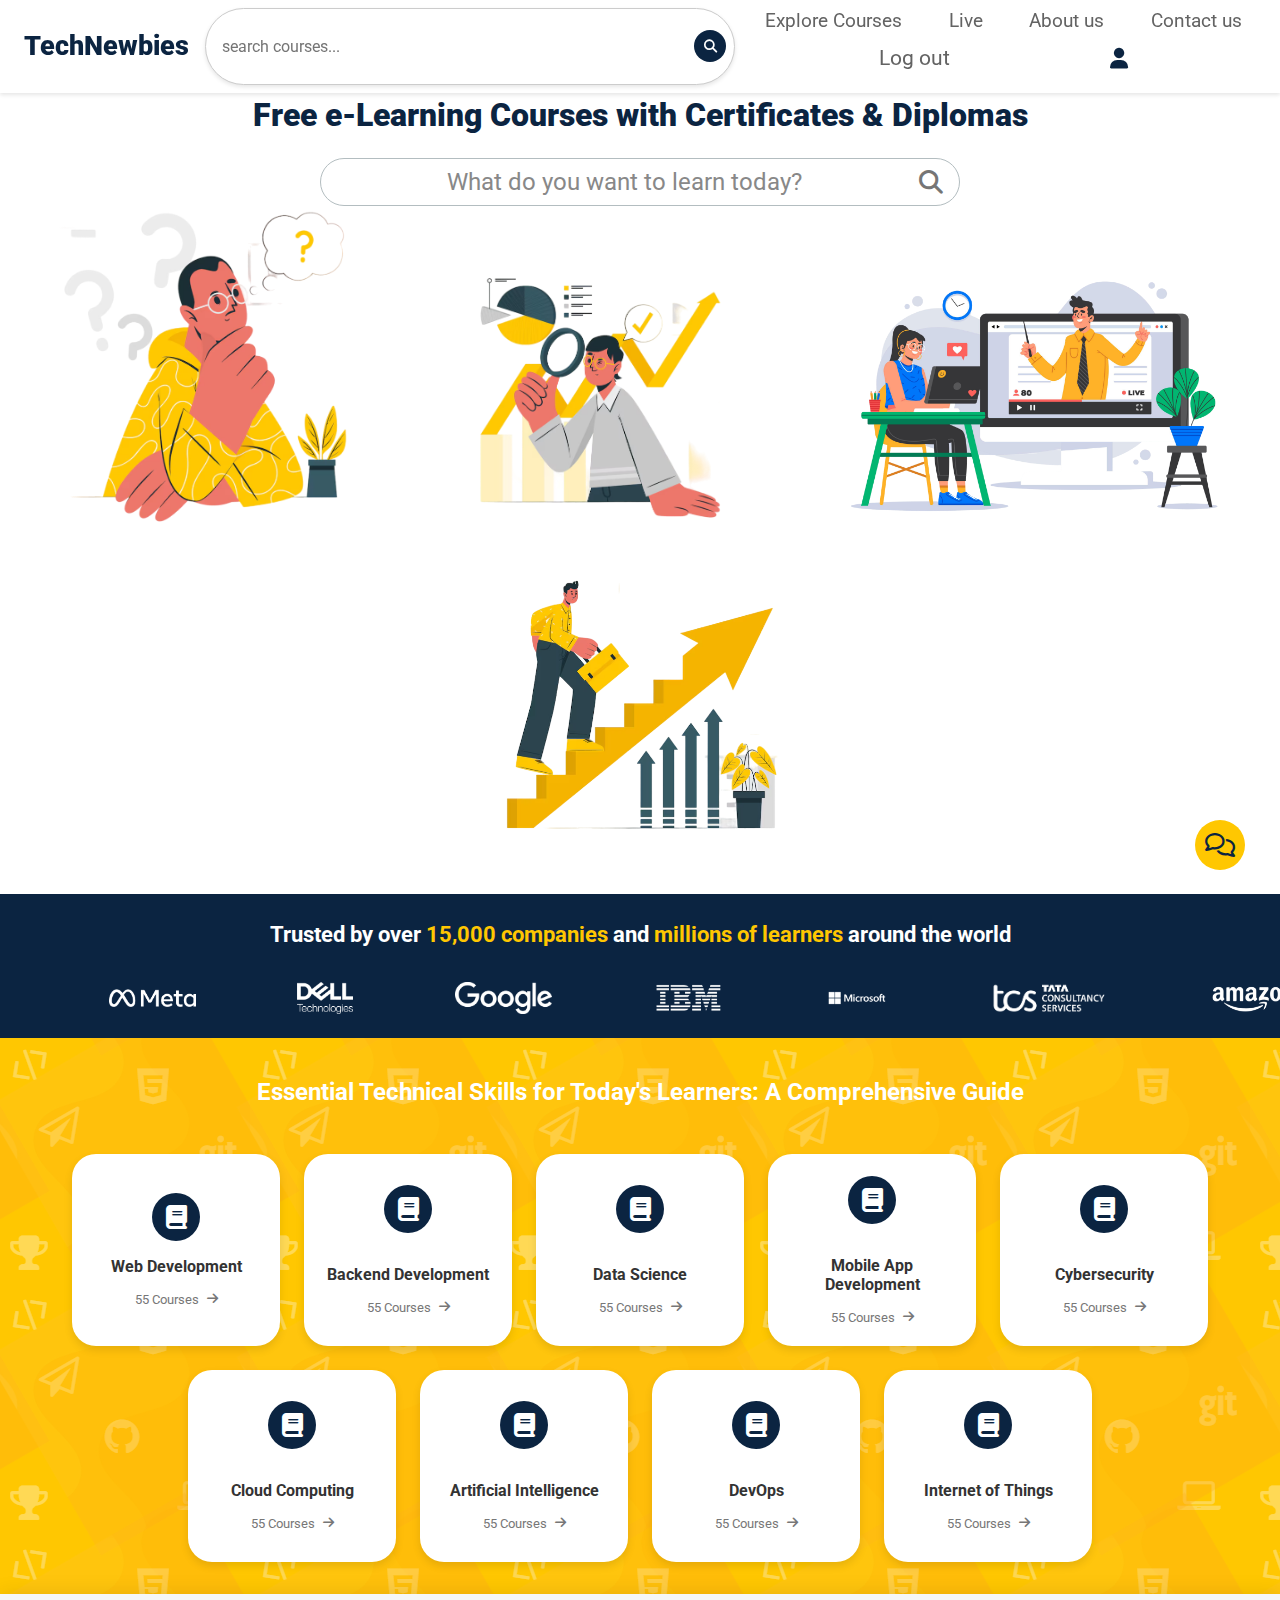
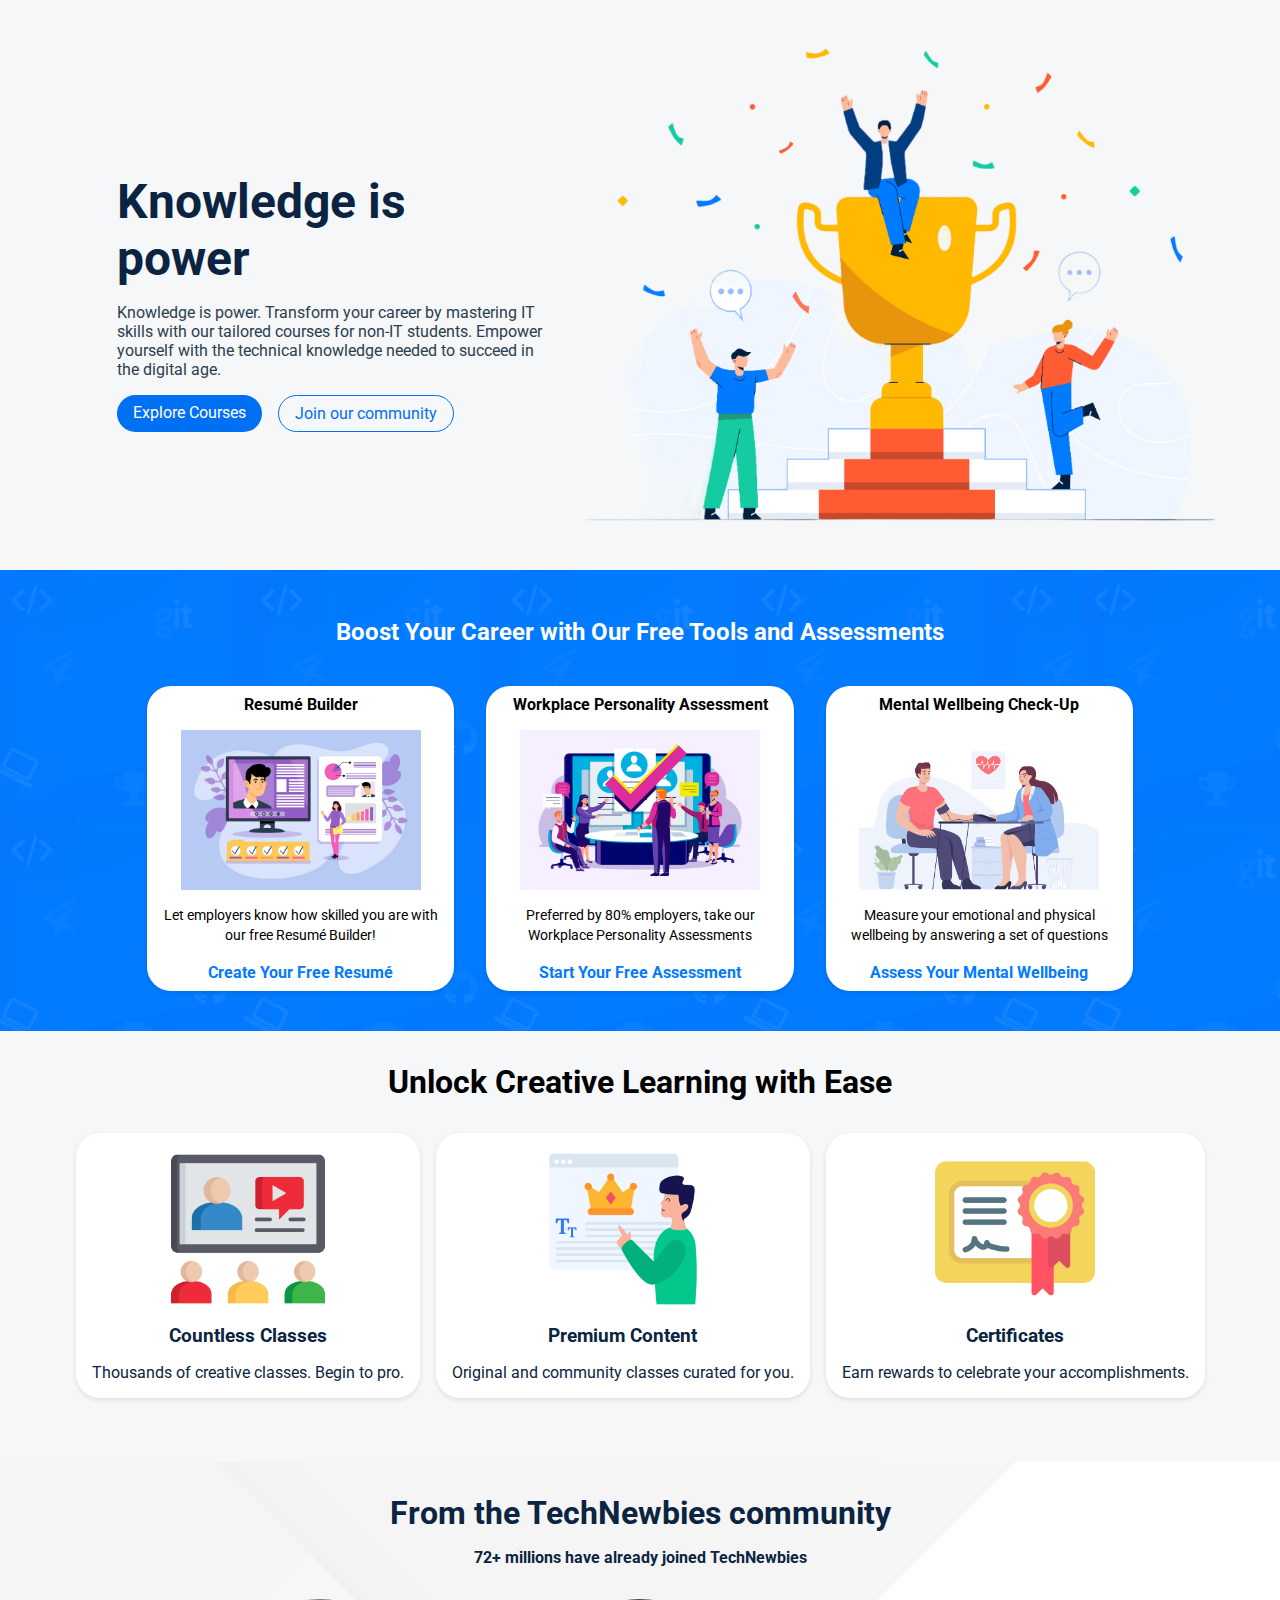
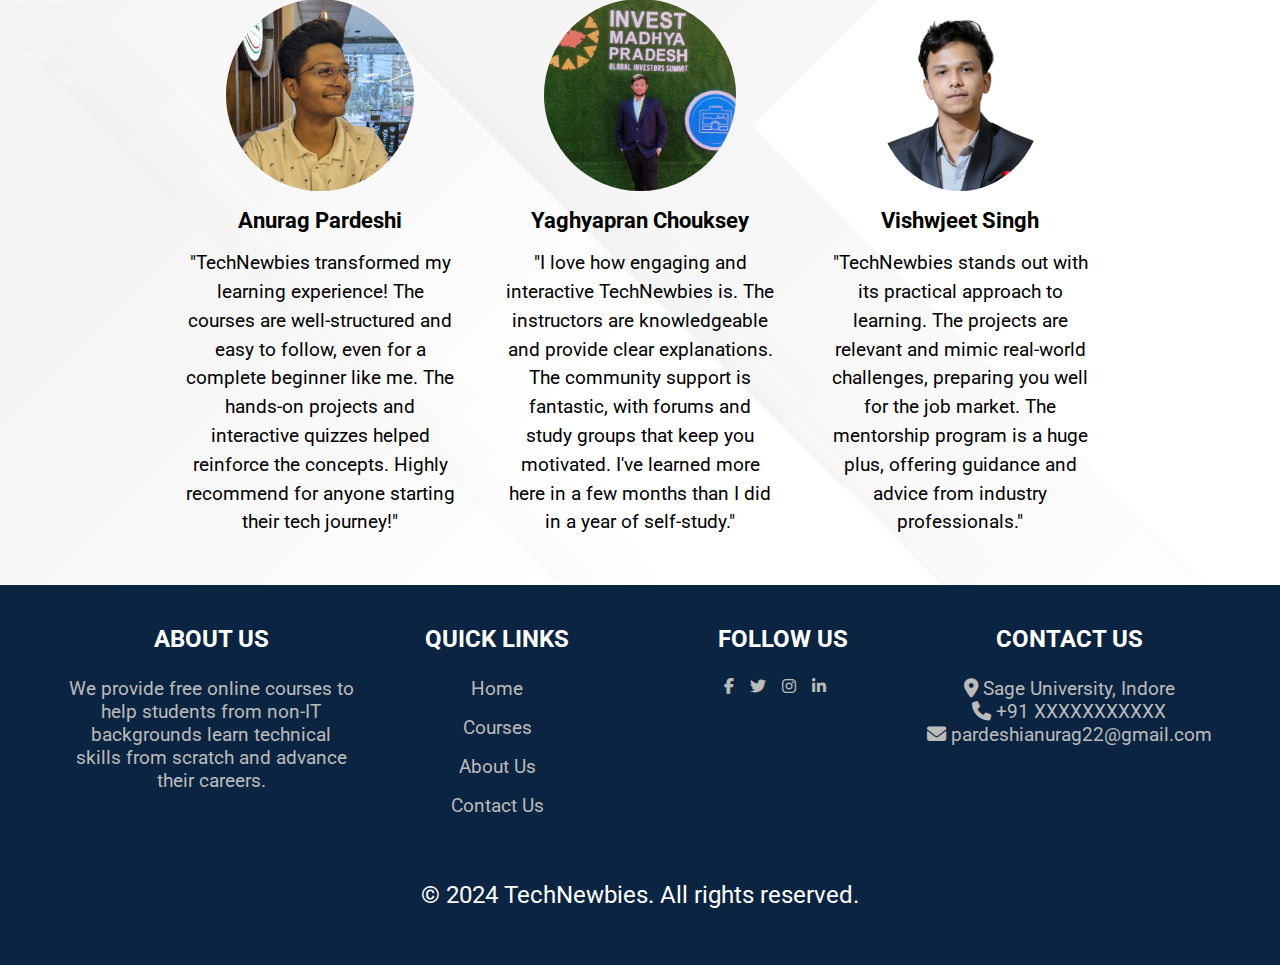
<file: index.html>
<!DOCTYPE html>
<html lang="en">

<head>
    <meta charset="UTF-8">
    <meta name="viewport" content="width=device-width, initial-scale=1.0">

    <title> TechNewbies</title>
        <link rel="icon" type="image/png" href="./image/logo.png"/>

    <link rel="preconnect" href="https://fonts.googleapis.com">
    <link rel="preconnect" href="https://fonts.gstatic.com" crossorigin>
    <link
        href="https://fonts.googleapis.com/css2?family=Montserrat:ital,wght@0,100..900;1,100..900&family=Nunito+Sans:ital,opsz,wght@0,6..12,200..1000;1,6..12,200..1000&family=Reddit+Mono:wght@200..900&family=Roboto:ital,wght@0,100;0,300;0,400;0,500;0,700;0,900;1,100;1,300;1,400;1,500;1,700;1,900&display=swap"
        rel="stylesheet">

    <link rel="stylesheet" href="https://cdnjs.cloudflare.com/ajax/libs/font-awesome/6.5.2/css/all.min.css">

    <link rel="stylesheet" href="./style.css">
</head>

<body>
    <!--header section starts-->

    <div class="header">
        <div class="logo">
            <a href="index.html">TechNewbies</a>
            <form action="" method="post" class="search-form">
                <input type="text" name="search_box" placeholder="search courses..." required>
                <button type="submit" class="fas fa-search" name="search_box"></button>
            </form>
        </div>

        <div class="nav">
            <a href="courses.html"><span>Explore Courses</span></a>
            <a href="live.html"><span>Live</span></a>
            <a href="about.html"><span>About us</span></a>
            <a href="contact.html"><span>Contact us</span></a>
            <a href="#">Log out</a>
            <div class="user-btn"><i class="fa-solid fa-user user-btn-icon"></i></div>
        </div>

        <div class="profile">
            <img src="./image/anurag.jpg" alt="profile pic" height="100px">
            <h3>Anurag Pardeshi</h3>
            <span>student</span>
            <a href="myProfile.html" class="btn">view profile</a>
            <div class="flex-btn">
                <a href="login.html" class="option-btn">login</a>
                <a href="register.html" class="option-btn">register</a>
            </div>
        </div>
    </div>
    <!--header section ends-->
    <!--homepage section starts-->
    <section class="home-page">
        <!--intro section starts-->
        <div class="intro">

            <h1>Free e-Learning Courses with Certificates & Diplomas</h1>
            <form action="" class="home-search-form">
                <input type="text" name="home-search-form" placeholder="What do you want to learn today?" required>
                <button type="submit" class="fa-solid fa-magnifying-glass" name="home-search-btn"></button>
            </form>

            <div class="illustrations">
                <img src="./image/confused.png" alt="Person with telescope" class="homeb-img responsive">
                <img src="./image/searching.png" alt="Person with laptop on bench" class="home-img responsive">
                <img src="./image/learning.png" alt="Person riding bicycle" class="home-img responsive">
                <img src="./image/progress.png" alt="Person with diploma" class="homeb-img hide responsive">
            </div>
        </div>
        <!--intro section starts-->
        <!--stats section starts-->
        <div class="stats">
            <h2>Trusted by over <span> 15,000 companies </span> and <span> millions of learners </span> around the world
            </h2>
            <div class="companies marquee">
                <img src="./Companies/meta.webp" alt="">
                <img src="./Companies/dell.png" alt="">
                <img src="./Companies/google.png" alt="">
                <img src="./Companies/IBM.png" alt="">
                <img src="./Companies/microsoft.png" alt="">
                <img src="./Companies/TCS.png" alt="">
                <img src="./Companies/amazon.png" alt="">
                <img src="./Companies/LTIMindtree.png" alt="">
                <img src="./Companies/SAP.png" alt="">
                <img src="./Companies/wipro.png" alt="">
                <img src="./Companies/Deloitte.png" alt="">
                <img src="./Companies/Accenture.png" alt="">
                <img src="./Companies/Reliance.png" alt="">
                <img src="./Companies/cisco.png" alt="">
                <img src="./Companies/Infosys.png" alt="">

            </div>
        </div>
        <!--stats section ends-->
        <!--background section starts-->
        <div class="background">
            <h1>Essential Technical Skills for Today's Learners: A Comprehensive Guide</h1>
            <div class="card-container">
                <div class="card">
                    <a href="./WebDevelopment.html">
                    <div class="card-icon">
                        <i class="fa-solid fa-book"></i>
                    </div>
                    <div class="card-content">
                        <h3>Web Development</h3>
                        <p>55 Courses <i class="fa-solid fa-arrow-right"></i></p>
                    </div>
                </a>
                </div>

                <div class="card">
                    <div class="card-icon">
                        <i class="fa-solid fa-book"></i>
                    </div>
                    <div class="card-content">
                        <h3>Backend Development</h3>
                        <p>55 Courses <i class="fa-solid fa-arrow-right"></i></p>
                    </div>
                </div>

                <div class="card">
                    <div class="card-icon">
                        <i class="fa-solid fa-book"></i>
                    </div>
                    <div class="card-content">
                        <h3>Data Science</h3>
                        <p>55 Courses <i class="fa-solid fa-arrow-right"></i></p>
                    </div>
                </div>

                <div class="card">
                    <div class="card-icon">
                        <i class="fa-solid fa-book"></i>
                    </div>
                    <div class="card-content">
                        <h3>Mobile App Development</h3>
                        <p>55 Courses <i class="fa-solid fa-arrow-right"></i></p>
                    </div>
                </div>

                <div class="card">
                    <div class="card-icon">
                        <i class="fa-solid fa-book"></i>
                    </div>
                    <div class="card-content">
                        <h3>Cybersecurity</h3>
                        <p>55 Courses <i class="fa-solid fa-arrow-right"></i></p>
                    </div>
                </div>

                <div class="card">
                    <div class="card-icon">
                        <i class="fa-solid fa-book"></i>
                    </div>
                    <div class="card-content">
                        <h3>Cloud Computing</h3>
                        <p>55 Courses <i class="fa-solid fa-arrow-right"></i></p>
                    </div>
                </div>

                <div class="card">
                    <div class="card-icon">
                        <i class="fa-solid fa-book"></i>
                    </div>
                    <div class="card-content">
                        <h3>Artificial Intelligence</h3>
                        <p>55 Courses <i class="fa-solid fa-arrow-right"></i></p>
                    </div>
                </div>

                <div class="card">
                    <div class="card-icon">
                        <i class="fa-solid fa-book"></i>
                    </div>
                    <div class="card-content">
                        <h3>DevOps</h3>
                        <p>55 Courses <i class="fa-solid fa-arrow-right"></i></p>
                    </div>
                </div>

                <div class="card">
                    <div class="card-icon">
                        <i class="fa-solid fa-book"></i>
                    </div>
                    <div class="card-content">
                        <h3>Internet of Things</h3>
                        <p>55 Courses <i class="fa-solid fa-arrow-right"></i></p>
                    </div>
                </div>
            </div> 
        </div>
        <!--background section ends-->
        <div class="join-us">
            <div class="join-us-left">
                <h1>Knowledge is power</h1>
                <p>Knowledge is power. Transform your career by mastering IT skills with our tailored courses for non-IT
                    students. Empower yourself with the technical knowledge needed to succeed in the digital age.</p>
                <div class="buttons">
                    <a href="Courses.html" class="join-free">Explore Courses</a>
                    <a href="#" class="business">Join our community</a>
                </div>
            </div>
            <div class="join-us-right">
                <img src="./image/achievement.png" alt="" class="responsive">
            </div>

        </div>
        <!--career section starts-->
        <div class="careers">
            <h1>Boost Your Career with Our Free Tools and Assessments</h1>
            <div class="box-container">
                <div class="box">
                    <h3>Resumé Builder</h3>
                    <div class="box-header">
                        <img src="./image/resume.jpg" alt="">
                    </div>
                    <div class="box-content">
                        <p>Let employers know how skilled you are with our free Resumé Builder!</p>
                        <a href="#">Create Your Free Resumé</a>
                    </div>
                </div>
                <div class="box">
                    <h3>Workplace Personality Assessment</h3>
                    <div class="box-header">
                        <img src="./image/workplace.jpg" alt="">
                    </div>
                    <div class="box-content">
                        <p>Preferred by 80% employers, take our Workplace Personality Assessments</p>
                        <a href="#">Start Your Free Assessment</a>
                    </div>
                </div>
                <div class="box">
                    <h3>Mental Wellbeing Check-Up</h3>
                    <div class="box-header">
                        <img src="./image/health.jpg" alt="">
                    </div>
                    <div class="box-content">
                        <p>Measure your emotional and physical wellbeing by answering a set of questions</p>
                        <a href="#">Assess Your Mental Wellbeing</a>
                    </div>
                </div>
            </div>
        </div>
    </section>
    <!--careers section ends-->
    <!--quote section starts-->
    <div class="features">
        <h1>Unlock Creative Learning with Ease</h1>
        <div class="features-container">
            <div class="features-box">
                <img src="./image/webinar.png" alt="">
                <h3>Countless Classes</h3>
                <p>Thousands of creative classes. Begin to pro.</p>
            </div>
            <div class="features-box">
                <img src="./image/premiumContent.png" alt="">
                <h3>Premium Content</h3>
                <p>Original and community classes curated for you.</p>
            </div>
            <div class="features-box">
                <img src="./image/certificate.png" alt="">
                <h3>Certificates</h3>
                <p>Earn rewards to celebrate your accomplishments.</p>
            </div>
        </div>
    </div>
    </div>
    <!--quote section ends-->
    <!--candidate section starts-->
    <div class="candidate-section">
        <h1>From the TechNewbies community</h1>
        <h3>72+ millions have already joined TechNewbies</h3>
        <div class="candidate-list">
            <div class="candidate">
                <img src="./image/anurag.jpg" alt="">
                <h4>Anurag Pardeshi</h4>
                <p>"TechNewbies transformed my learning experience! The courses are well-structured and easy to follow,
                    even for a complete beginner like me. The hands-on projects and interactive quizzes helped reinforce
                    the concepts. Highly recommend for anyone starting their tech journey!"</p>
            </div>
            <div class="candidate">
                <img src="./image/yaghyapran.jpg" alt="">
                <h4>Yaghyapran Chouksey</h4>
                <p>"I love how engaging and interactive TechNewbies is. The instructors are knowledgeable and provide
                    clear explanations. The community support is fantastic, with forums and study groups that keep you
                    motivated. I've learned more here in a few months than I did in a year of self-study."</p>
            </div>
            <div class="candidate">
                <img src="./image/vishwajeet.jpg" alt="">
                <h4>Vishwjeet Singh</h4>
                <p>"TechNewbies stands out with its practical approach to learning. The projects are relevant and mimic
                    real-world challenges, preparing you well for the job market. The mentorship program is a huge plus,
                    offering guidance and advice from industry professionals."</p>
            </div>
        </div>
    </div>
        <!--candidate section ends-->
        <!--chatbot section starts-->
        <button class="chatbot-toggler">
            <span class="material-symbols-rounded"><i class="fa-regular fa-comments"></i></span>
            <span class="material-symbols-outlined"><i class="fa-solid fa-xmark"></i></span>
          </button>
          <div class="chatbot">
            <header>
              <h2>Chatbot</h2>
              <span class="close-btn material-symbols-outlined">close</span>
            </header>
            <ul class="chatbox">
              <li class="chat incoming">
                <span class="fa-solid fa-robot"></span>
                <p>Hi there 👋<br>How can I help you today?</p>
              </li>
            </ul>
            <div class="chat-input">
              <textarea placeholder="Enter a message..." spellcheck="false" required></textarea>
              <span id="send-btn" class="fa fa-paper-plane"></span>
            </div>
          </div>
        <!--chatbot section ends-->
        <!--footer section starts-->
        <footer>
            <div class="footer-container">
                <div class="footer-row">
                    <div class="footer-column">
                        <h3>About Us</h3>
                        <p>We provide free online courses to help students from non-IT backgrounds learn technical
                            skills
                            from scratch and advance their careers.</p>
                    </div>
                    <div class="footer-column">
                        <h3>Quick Links</h3>
                        <ul>
                            <li><a href="home.html">Home</a></li>
                            <li><a href="courses.html">Courses</a></li>
                            <li><a href="about.html">About Us</a></li>
                            <li><a href="contact.html">Contact Us</a></li>
                        </ul>
                    </div>
                    <div class="footer-column">
                        <h3>Follow Us</h3>
                        <div class="social-icons">
                            <a href="#"><i class="fab fa-facebook-f"></i></a>
                            <a href="#"><i class="fab fa-twitter"></i></a>
                            <a href="#"><i class="fab fa-instagram"></i></a>
                            <a href="#"><i class="fab fa-linkedin-in"></i></a>
                        </div>
                    </div>
                    <div class="footer-column">
                        <h3>Contact Us</h3>
                        <p><i class="fas fa-map-marker-alt"></i> Sage University, Indore</p>
                        <p><i class="fas fa-phone"></i> +91 XXXXXXXXXXX</p>
                        <p><i class="fas fa-envelope"></i> pardeshianurag22@gmail.com</p>
                    </div>
                </div>
                <div class="footer-bottom">
                    <p>&copy; 2024 TechNewbies. All rights reserved.</p>
                </div>
            </div>
        </footer>
        <!--footer section ends-->

</body>

</html>
<script src="./script.js"></script>
</body>

</html>
</file>
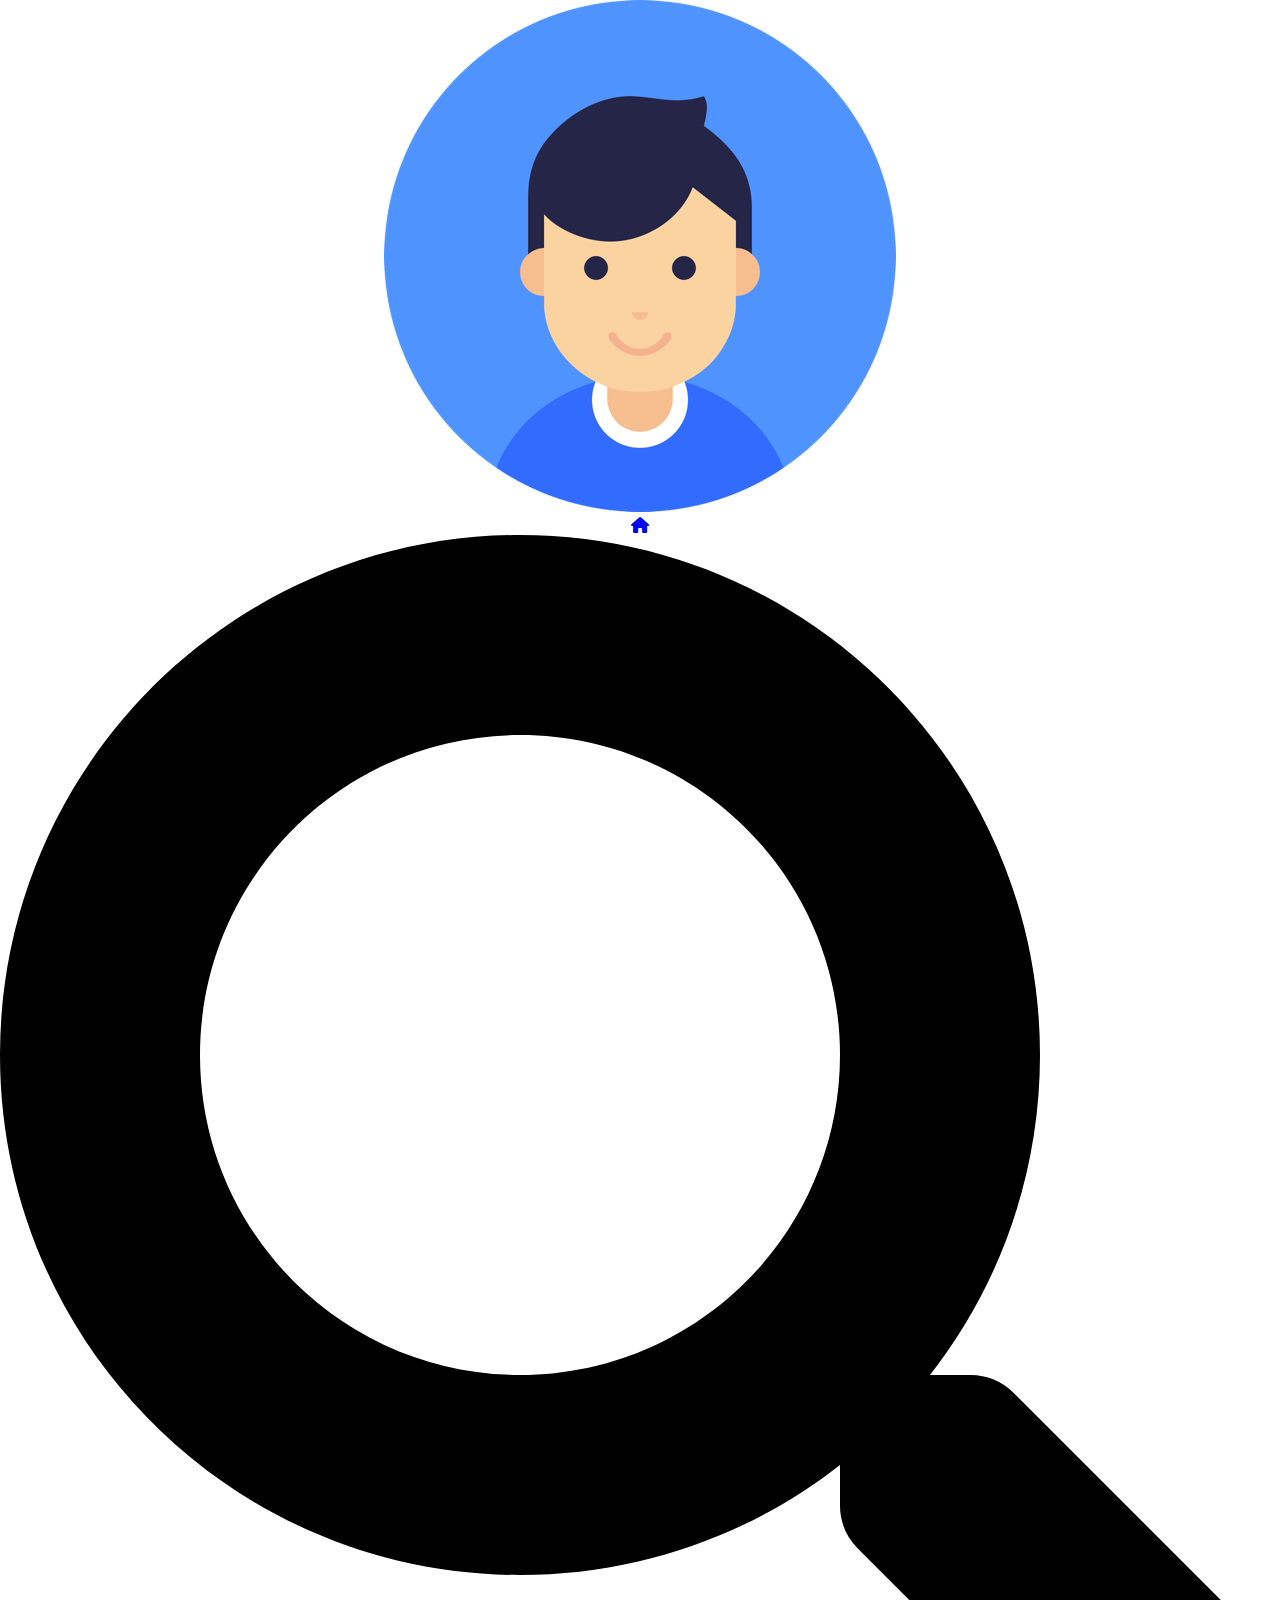
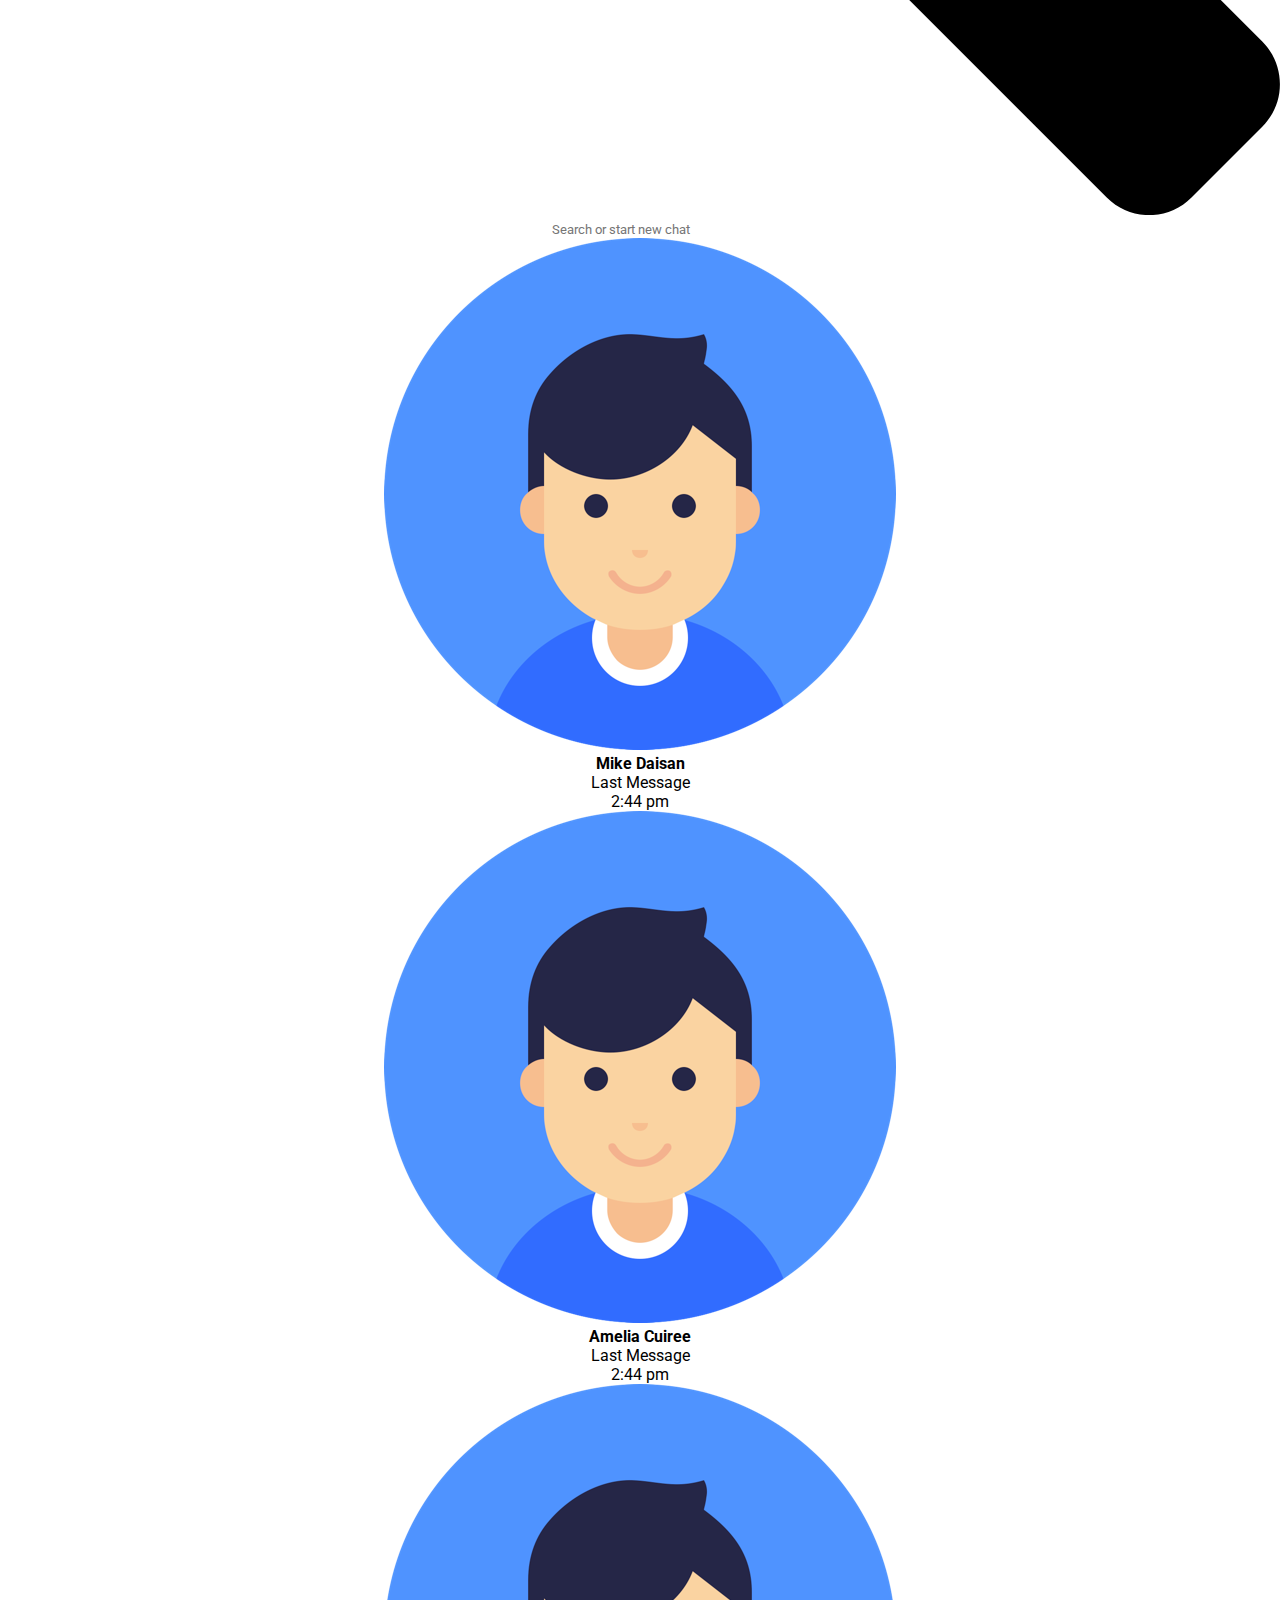
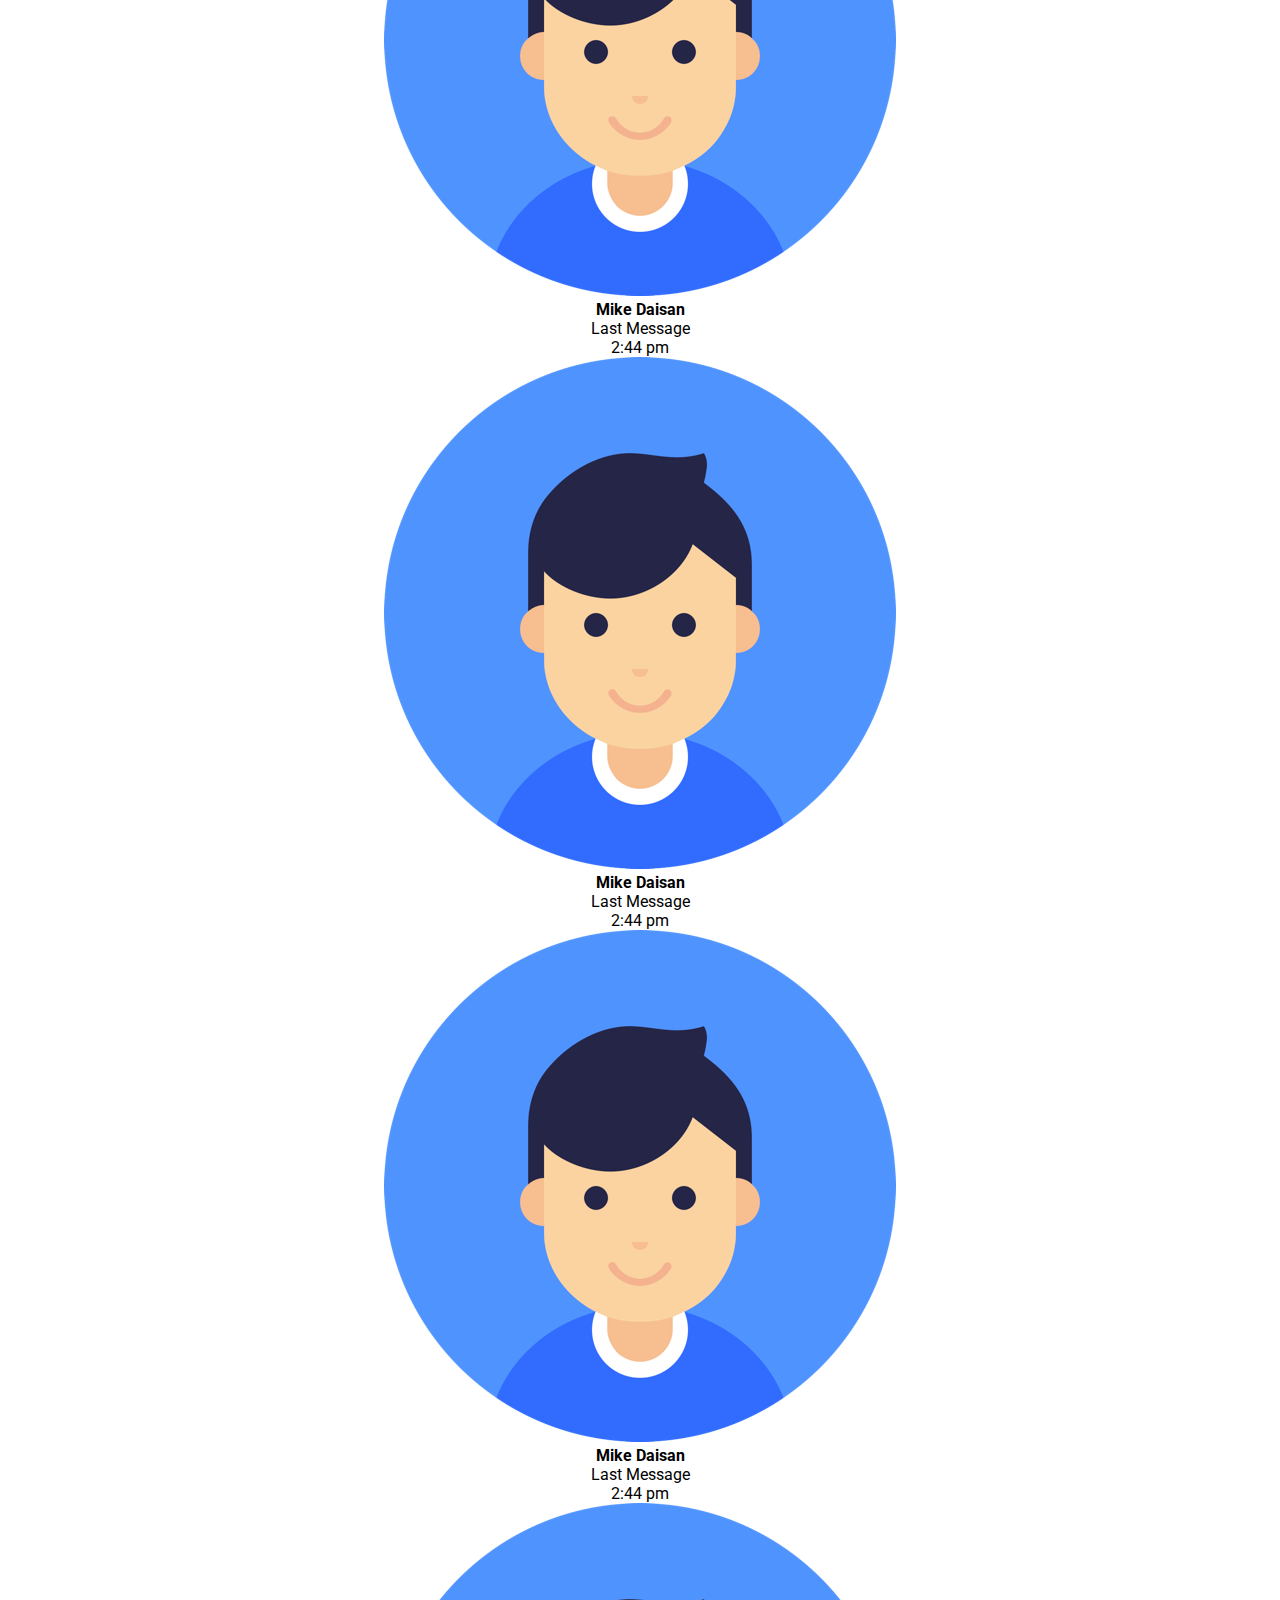
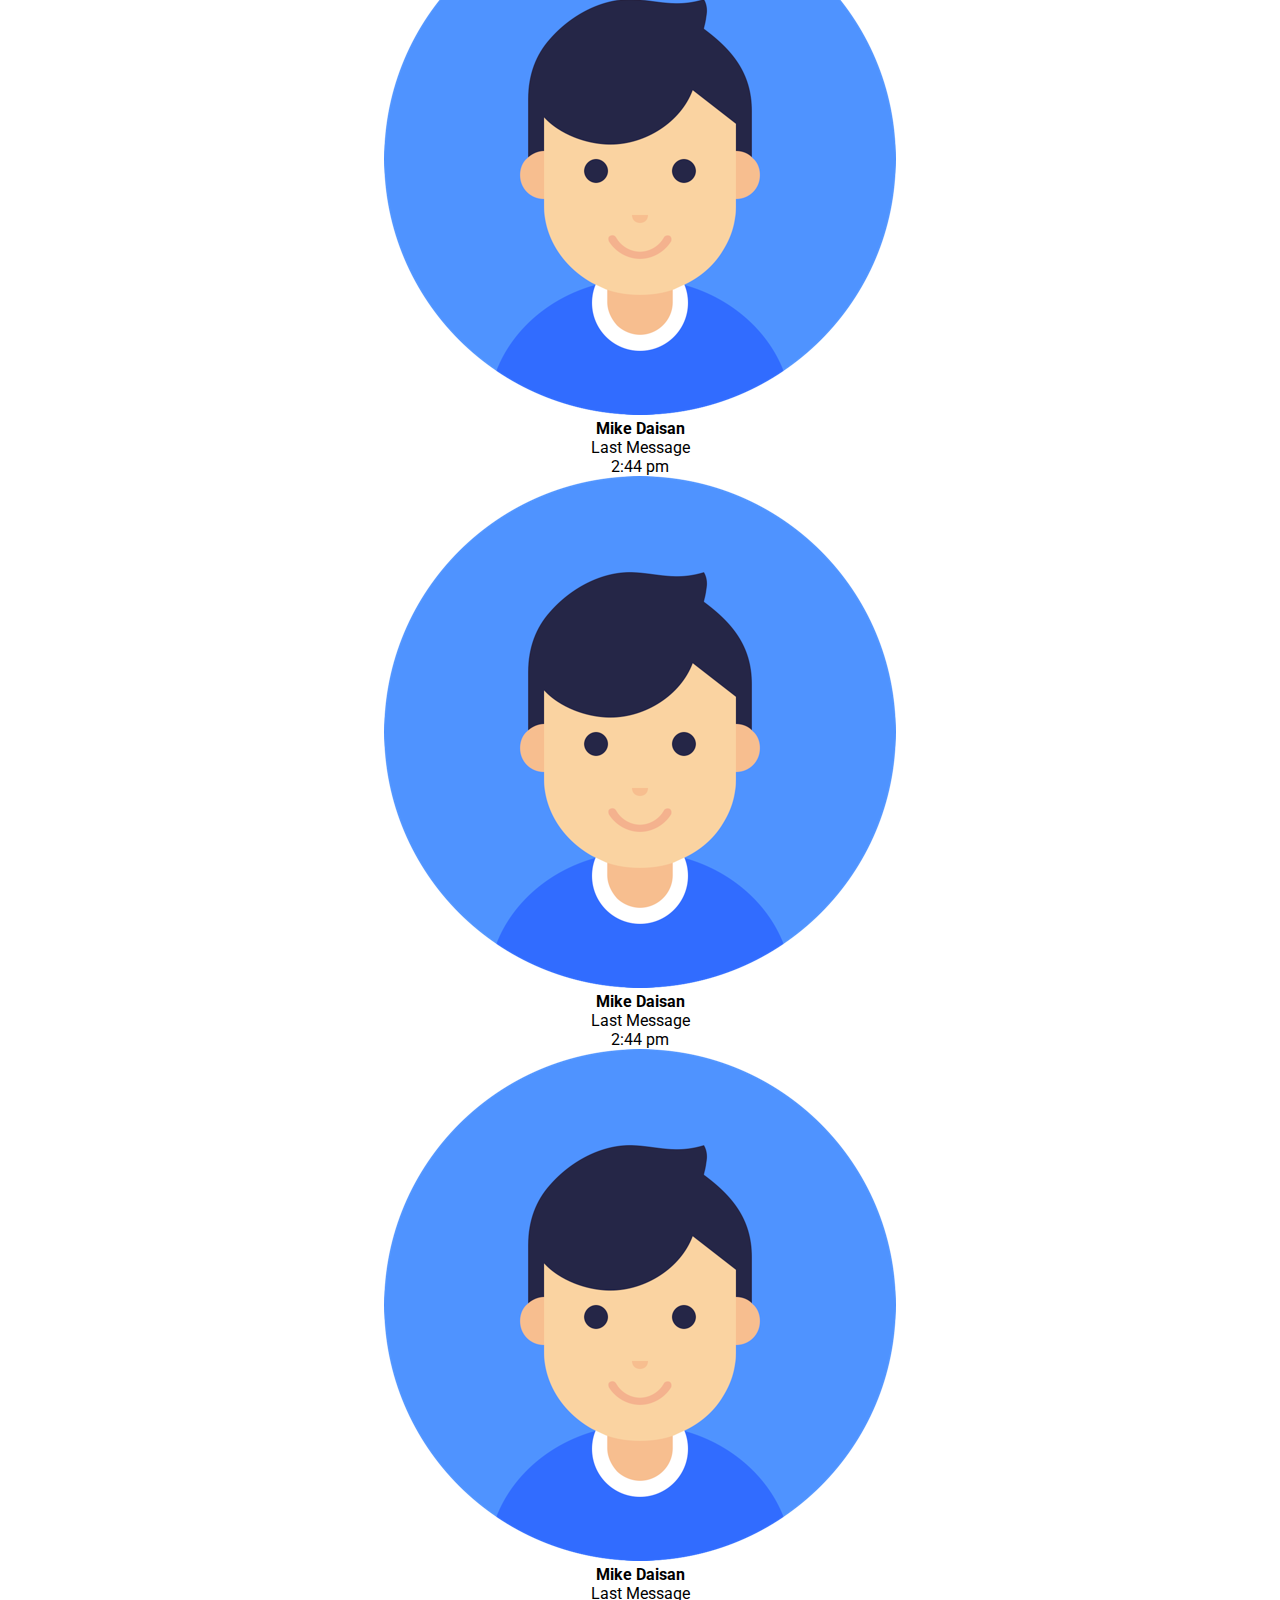
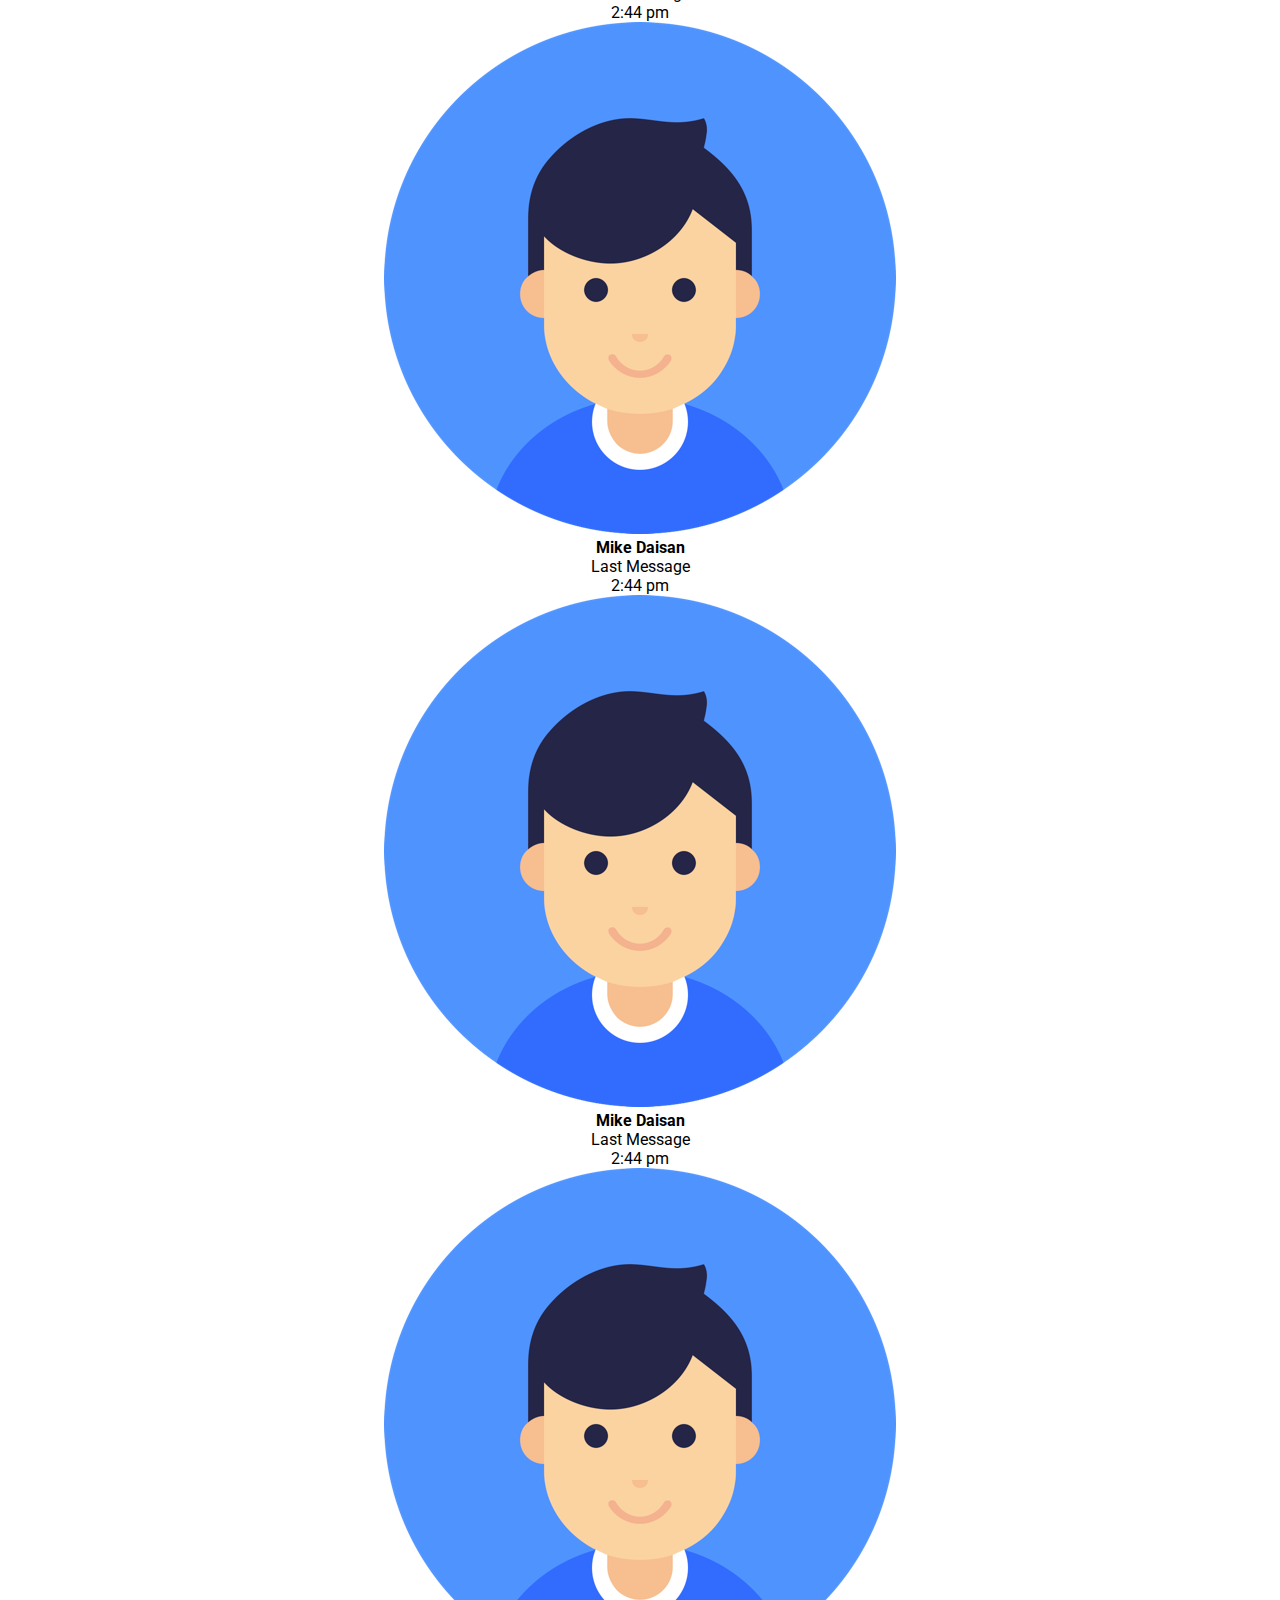
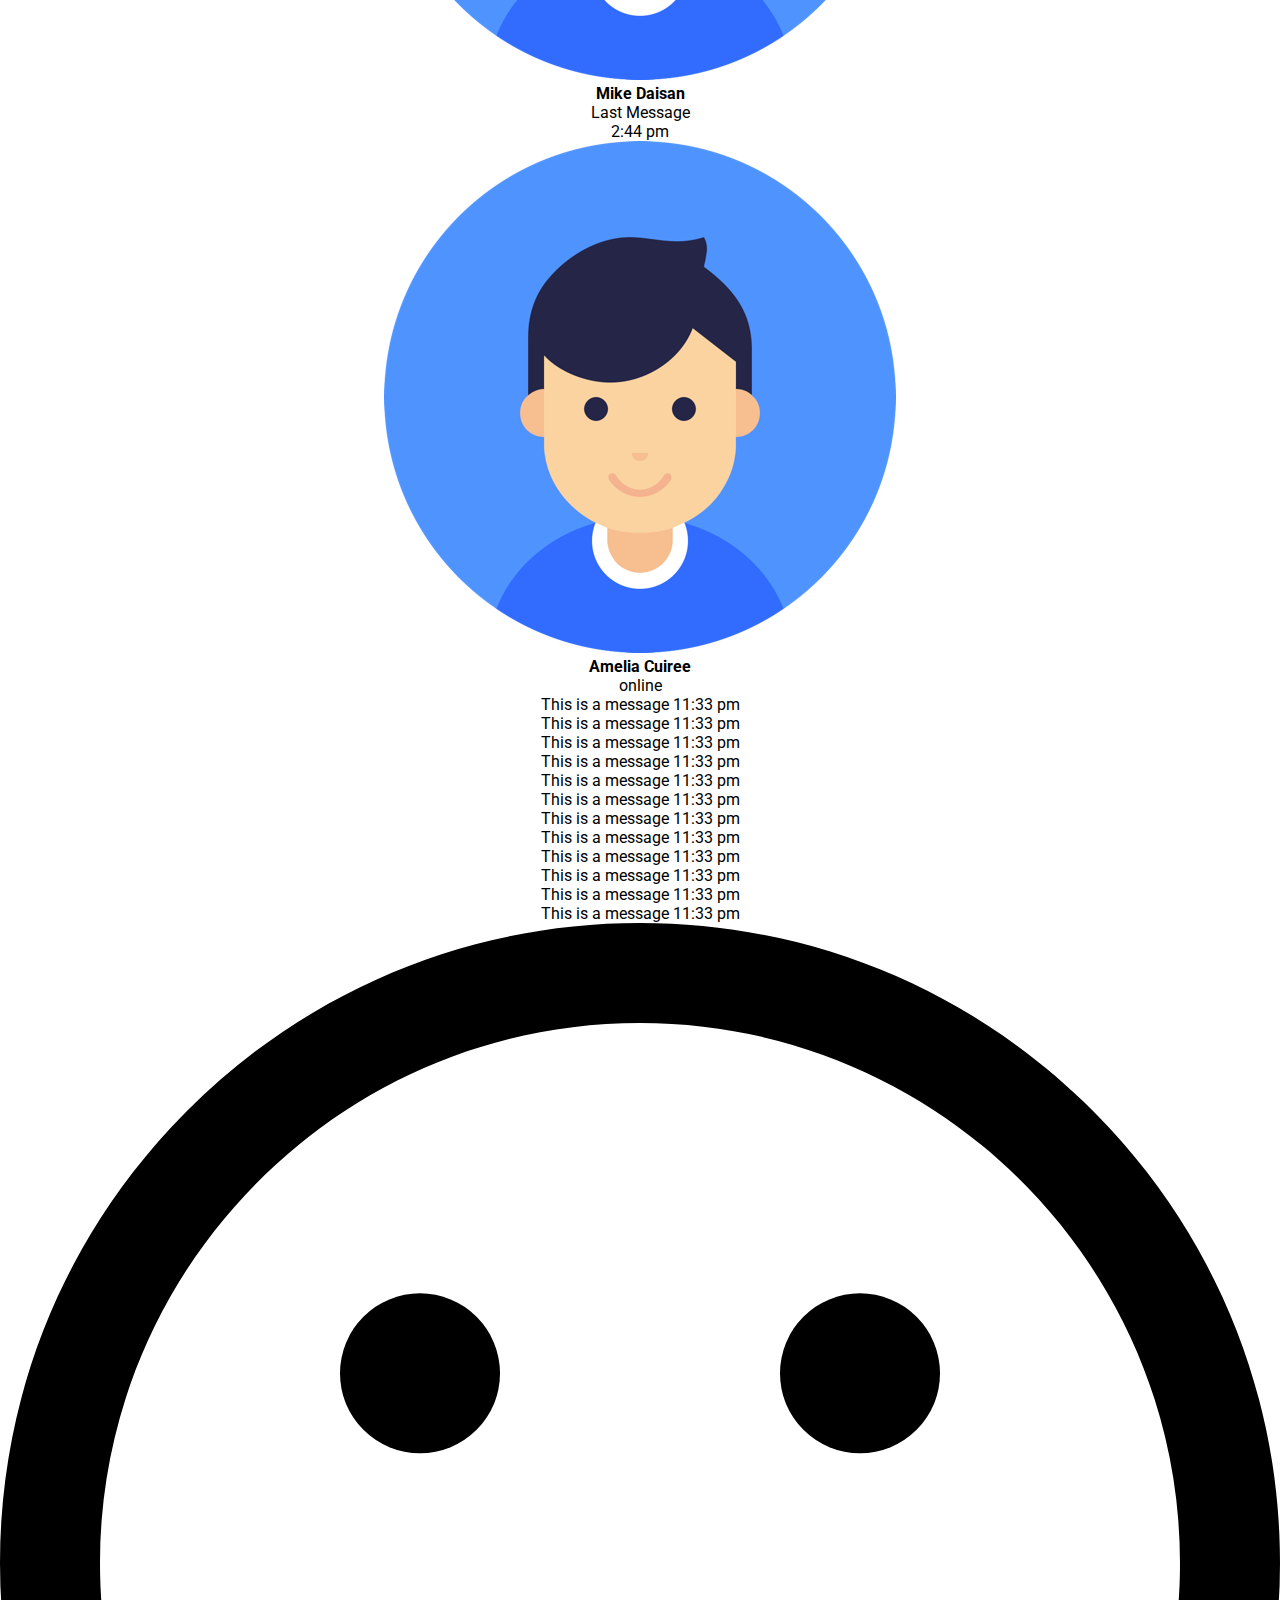
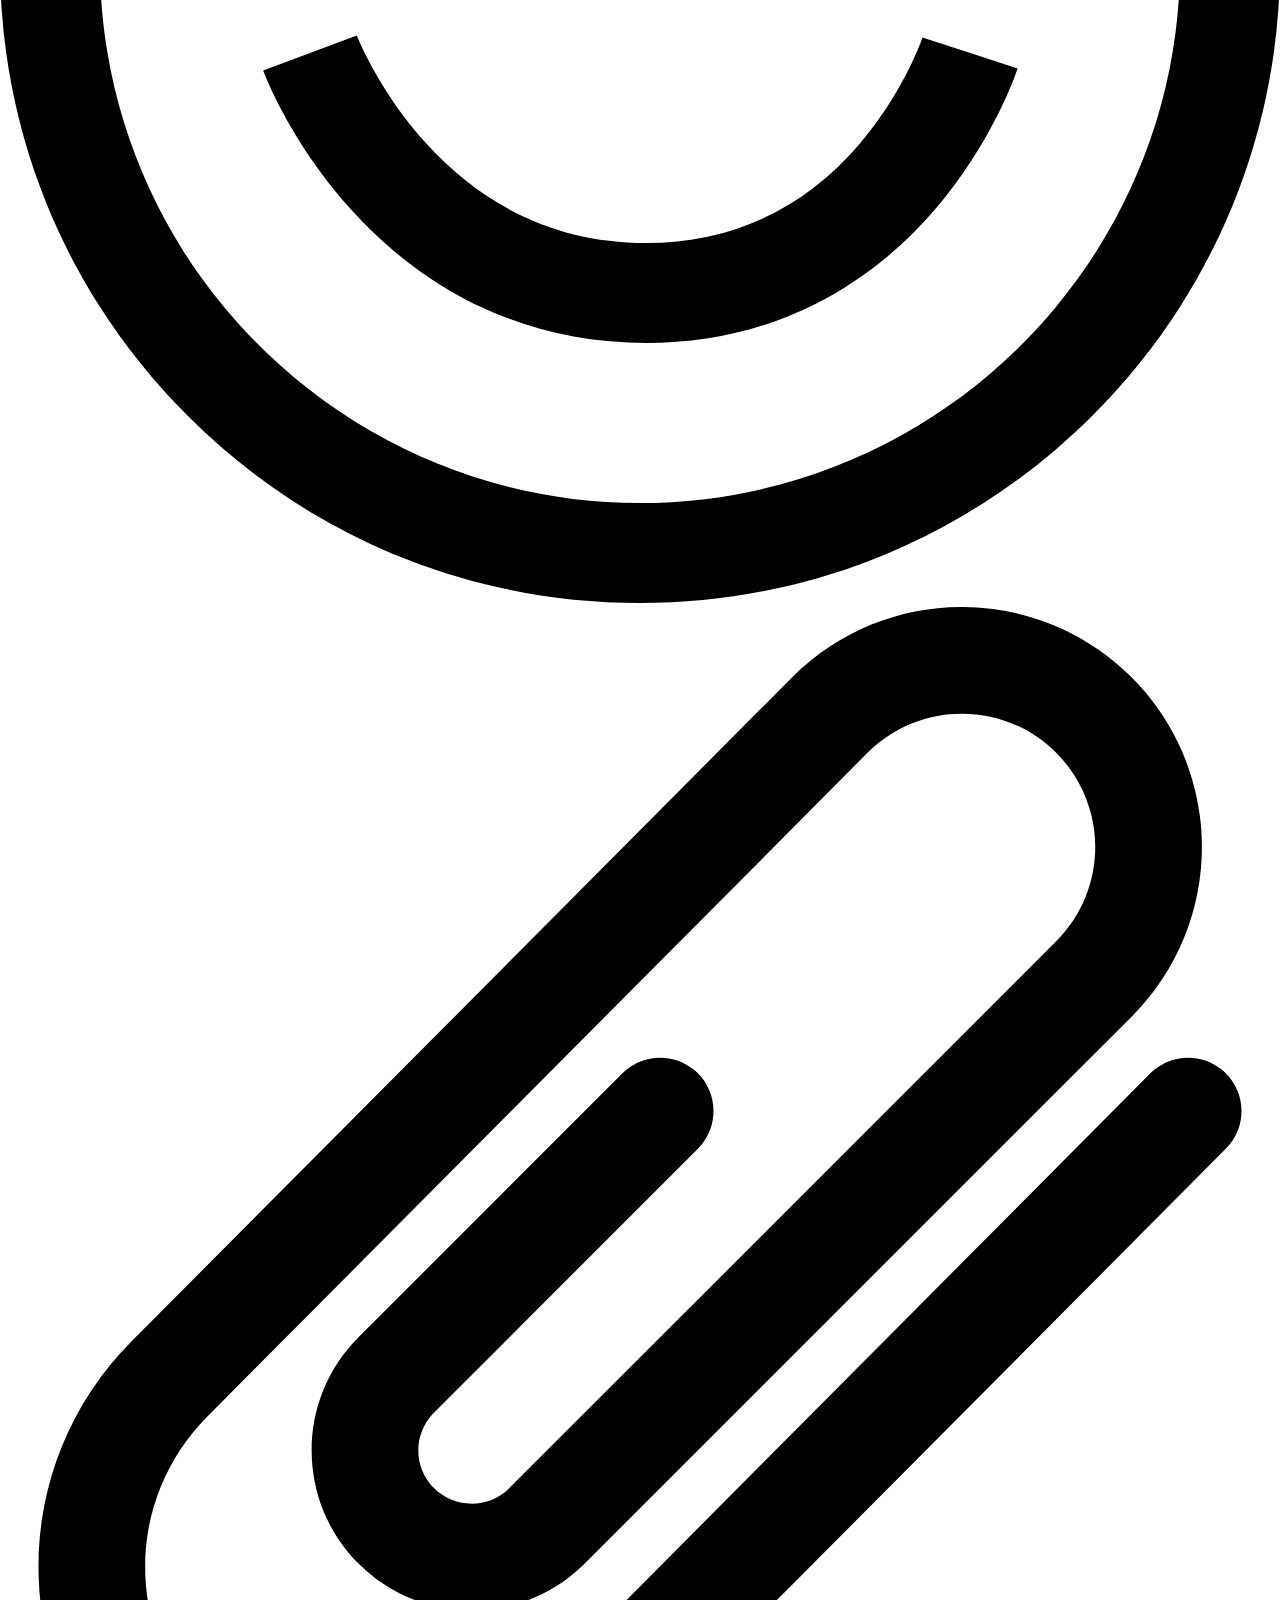
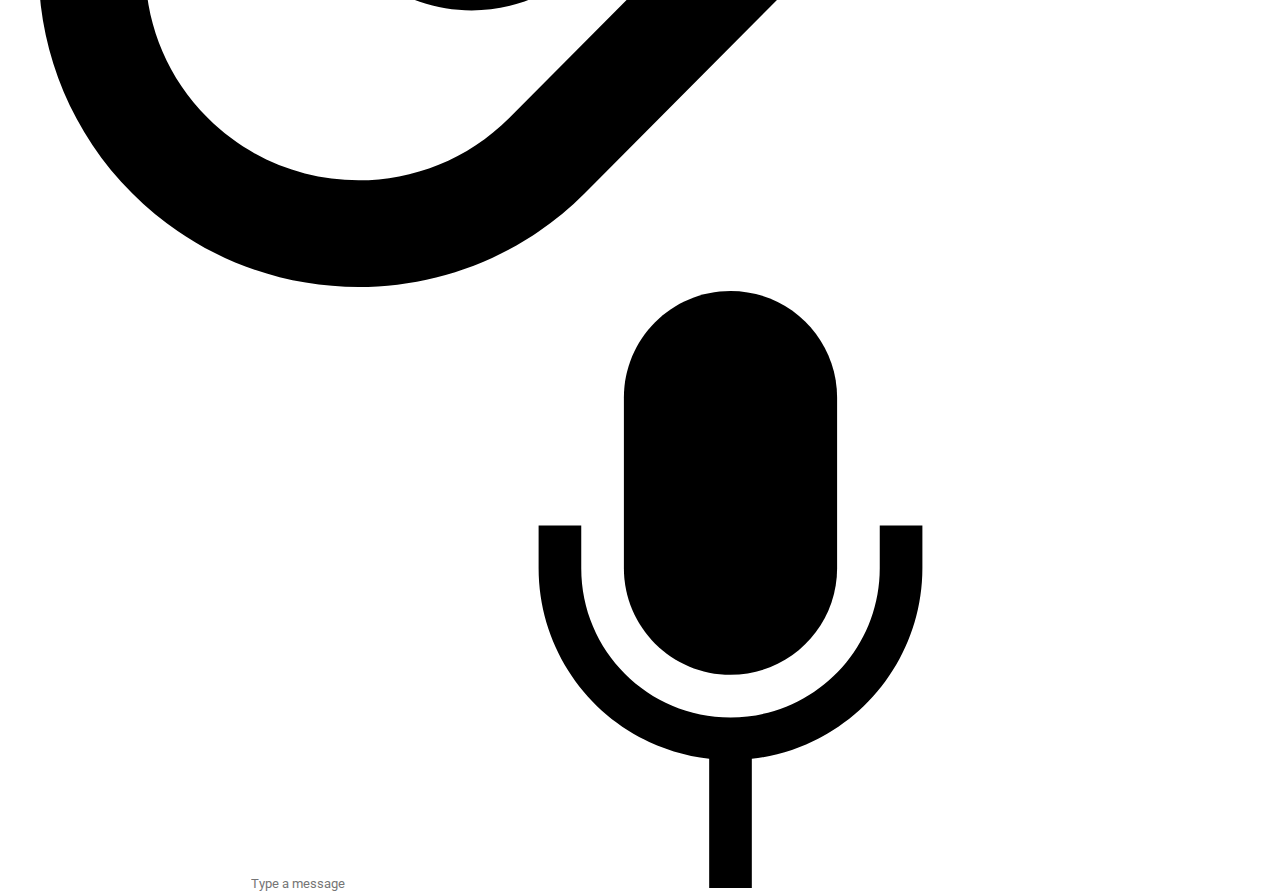
<file: community.html>
<!DOCTYPE html>
<html lang="en">

<head>
    <meta charset="UTF-8">
    <meta name="viewport" content="width=device-width, initial-scale=1.0">

    <title> TechNewbies</title>
    <link rel="icon" type="image/png" href="./image/logo.png" />

    <link rel="preconnect" href="https://fonts.googleapis.com">
    <link rel="preconnect" href="https://fonts.gstatic.com" crossorigin>
    <link
        href="https://fonts.googleapis.com/css2?family=Montserrat:ital,wght@0,100..900;1,100..900&family=Nunito+Sans:ital,opsz,wght@0,6..12,200..1000;1,6..12,200..1000&family=Reddit+Mono:wght@200..900&family=Roboto:ital,wght@0,100;0,300;0,400;0,500;0,700;0,900;1,100;1,300;1,400;1,500;1,700;1,900&display=swap"
        rel="stylesheet">

    <link rel="stylesheet" href="https://cdnjs.cloudflare.com/ajax/libs/font-awesome/6.5.2/css/all.min.css">

    <link rel="stylesheet" href="./style.css">
</head>

<body>
    <!--chat section starts-->
    <section class="chat-section">
        <div class="sidebar">
            <div class="header2">
                <div class="avatar">
                    <img src="./image/avatar.png" alt="">
                </div>
                <div class="chat-header-right">
                    <a href="./index.html"><i class="fa-solid fa-house"></i></a>
                </div>
            </div>
            <div class="sidebar-search">
                <div class="sidebar-search-container">
                    <img src="./chat/search-solid.svg" alt="">
                    <input type="text" placeholder="Search or start new chat">
                </div>
            </div>
            <div class="sidebar-chats">
                <div class="sidebar-chat">
                    <div class="chat-avatar">
                        <img src="./image/avatar.png" alt="">
                    </div>
                    <div class="chat-info">
                        <h4>Mike Daisan</h4>
                        <p>Last Message</p>
                    </div>
                    <div class="time">
                        <p>2:44 pm</p>
                    </div>
                </div>
                <div class="sidebar-chat">
                    <div class="chat-avatar">
                        <img src="./image/avatar.png" alt="">
                    </div>
                    <div class="chat-info">
                        <h4>Amelia Cuiree</h4>
                        <p>Last Message</p>
                    </div>
                    <div class="time">
                        <p>2:44 pm</p>
                    </div>
                </div>
                <div class="sidebar-chat">
                    <div class="chat-avatar">
                        <img src="./image/avatar.png" alt="">
                    </div>
                    <div class="chat-info">
                        <h4>Mike Daisan</h4>
                        <p>Last Message</p>
                    </div>
                    <div class="time">
                        <p>2:44 pm</p>
                    </div>
                </div>
                <div class="sidebar-chat">
                    <div class="chat-avatar">
                        <img src="./image/avatar.png" alt="">
                    </div>
                    <div class="chat-info">
                        <h4>Mike Daisan</h4>
                        <p>Last Message</p>
                    </div>
                    <div class="time">
                        <p>2:44 pm</p>
                    </div>
                </div>
                <div class="sidebar-chat">
                    <div class="chat-avatar">
                        <img src="./image/avatar.png" alt="">
                    </div>
                    <div class="chat-info">
                        <h4>Mike Daisan</h4>
                        <p>Last Message</p>
                    </div>
                    <div class="time">
                        <p>2:44 pm</p>
                    </div>
                </div>
                <div class="sidebar-chat">
                    <div class="chat-avatar">
                        <img src="./image/avatar.png" alt="">
                    </div>
                    <div class="chat-info">
                        <h4>Mike Daisan</h4>
                        <p>Last Message</p>
                    </div>
                    <div class="time">
                        <p>2:44 pm</p>
                    </div>
                </div>
                <div class="sidebar-chat">
                    <div class="chat-avatar">
                        <img src="./image/avatar.png" alt="">
                    </div>
                    <div class="chat-info">
                        <h4>Mike Daisan</h4>
                        <p>Last Message</p>
                    </div>
                    <div class="time">
                        <p>2:44 pm</p>
                    </div>
                </div>
                <div class="sidebar-chat">
                    <div class="chat-avatar">
                        <img src="./image/avatar.png" alt="">
                    </div>
                    <div class="chat-info">
                        <h4>Mike Daisan</h4>
                        <p>Last Message</p>
                    </div>
                    <div class="time">
                        <p>2:44 pm</p>
                    </div>
                </div>
                <div class="sidebar-chat">
                    <div class="chat-avatar">
                        <img src="./image/avatar.png" alt="">
                    </div>
                    <div class="chat-info">
                        <h4>Mike Daisan</h4>
                        <p>Last Message</p>
                    </div>
                    <div class="time">
                        <p>2:44 pm</p>
                    </div>
                </div>
                <div class="sidebar-chat">
                    <div class="chat-avatar">
                        <img src="./image/avatar.png" alt="">
                    </div>
                    <div class="chat-info">
                        <h4>Mike Daisan</h4>
                        <p>Last Message</p>
                    </div>
                    <div class="time">
                        <p>2:44 pm</p>
                    </div>
                </div>
                <div class="sidebar-chat">
                    <div class="chat-avatar">
                        <img src="./image/avatar.png" alt="">
                    </div>
                    <div class="chat-info">
                        <h4>Mike Daisan</h4>
                        <p>Last Message</p>
                    </div>
                    <div class="time">
                        <p>2:44 pm</p>
                    </div>
                </div>

            </div>
        </div>
        <div class="message-container">
            <div class="header2">
                <div class="chat-title">
                    <div class="avatar">
                        <img src="./image/avatar.png" alt="">
                    </div>
                    <div class="message-header-content">
                        <h4>Amelia Cuiree</h4>
                        <p>online</p>
                    </div>
                </div>
                <div class="chat-header-right">
                </div>
            </div>
            <div class="message-content">
                <p class="chat-message">This is a message <span class="chat-timestamp">11:33 pm</span></p>
                <p class="chat-message chat-sent">This is a message <span class="chat-timestamp">11:33 pm</span></p>
                <p class="chat-message">This is a message <span class="chat-timestamp">11:33 pm</span></p>
                <p class="chat-message chat-sent">This is a message <span class="chat-timestamp">11:33 pm</span></p>
                <p class="chat-message">This is a message <span class="chat-timestamp">11:33 pm</span></p>
                <p class="chat-message chat-sent">This is a message <span class="chat-timestamp">11:33 pm</span></p>
                <p class="chat-message">This is a message <span class="chat-timestamp">11:33 pm</span></p>
                <p class="chat-message chat-sent">This is a message <span class="chat-timestamp">11:33 pm</span></p>
                <p class="chat-message">This is a message <span class="chat-timestamp">11:33 pm</span></p>
                <p class="chat-message chat-sent">This is a message <span class="chat-timestamp">11:33 pm</span></p>
                <p class="chat-message">This is a message <span class="chat-timestamp">11:33 pm</span></p>
                <p class="chat-message chat-sent">This is a message <span class="chat-timestamp">11:33 pm</span></p>
            </div>
            <div class="message-footer">
                <img src="./chat/smile.svg" alt="">
                <img src="./chat/paper-clip.svg" alt="">
                <input type="text" placeholder="Type a message">
                <img src="./chat/microphone.svg" alt="">
            </div>
        </div>
    </section>
    <!--chat section ends-->
</body>

</html>
<script src="./script.js"></script>
</body>

</html>
</file>
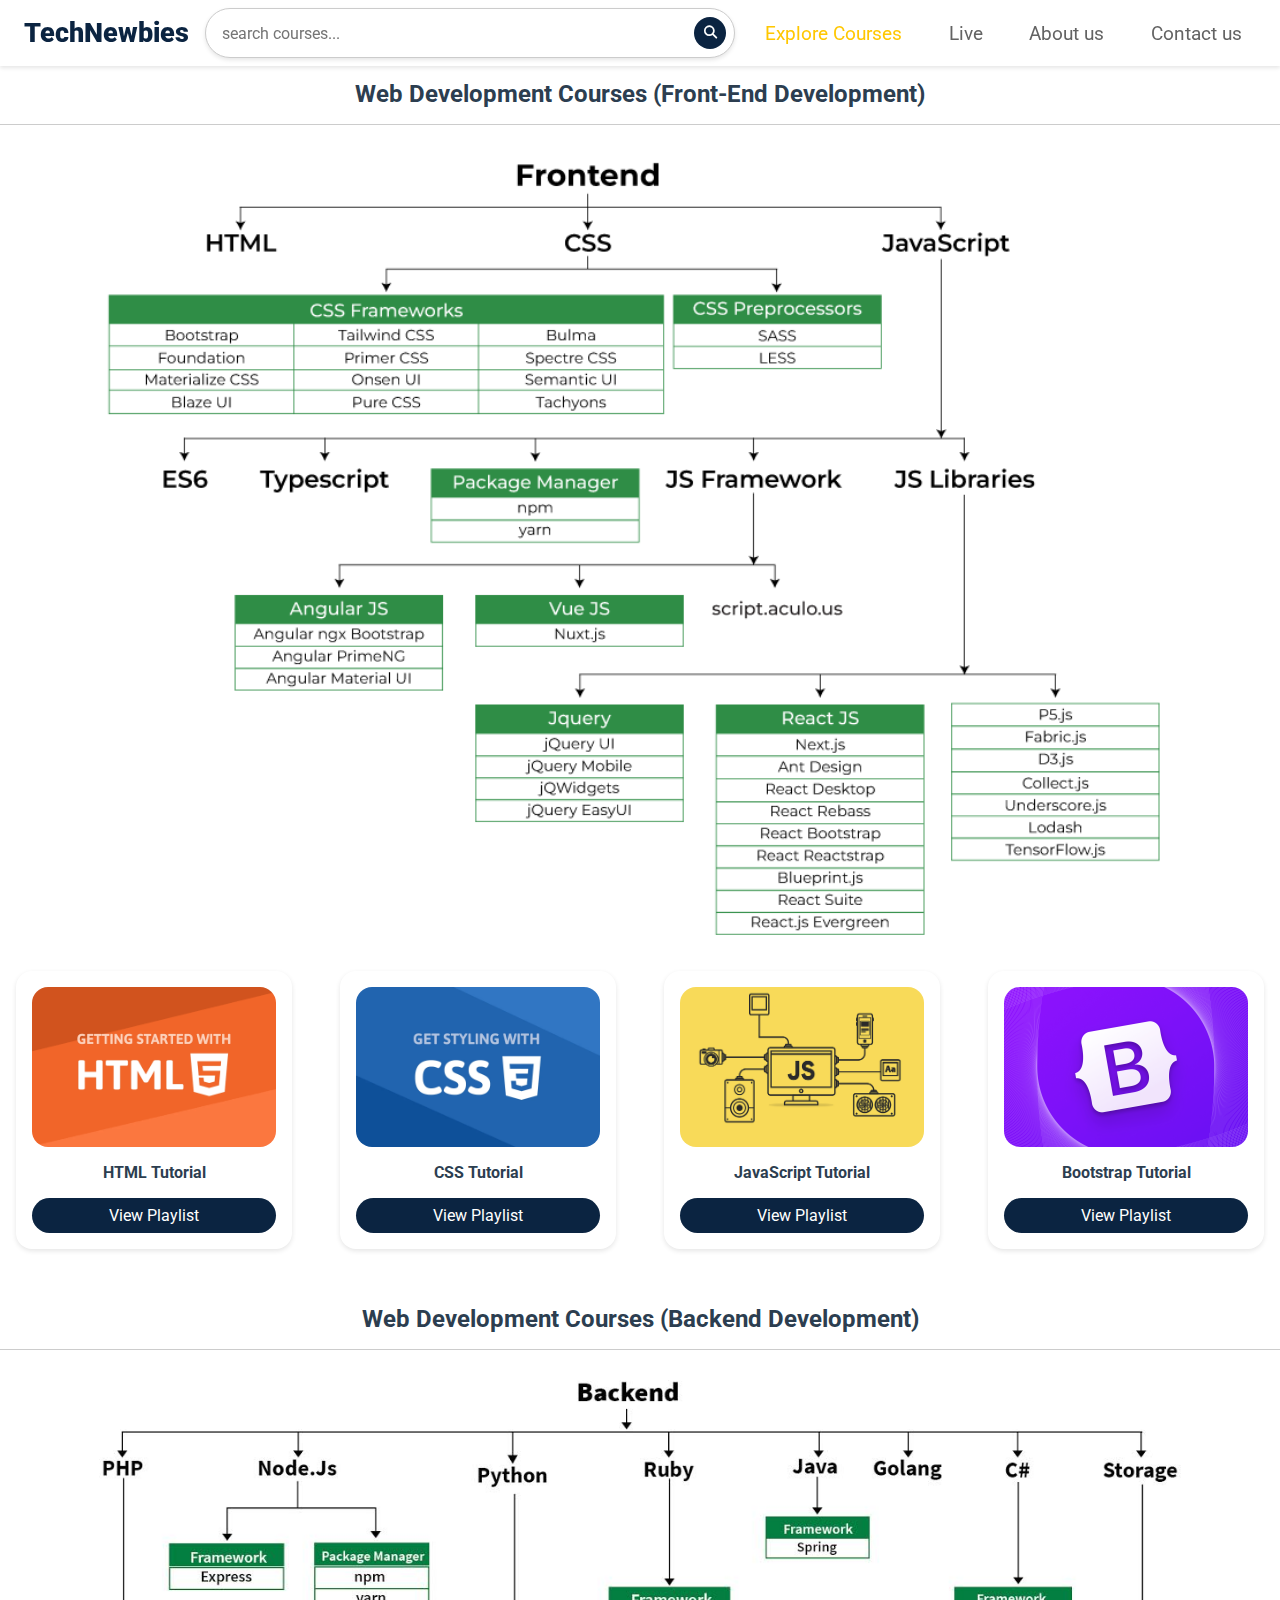
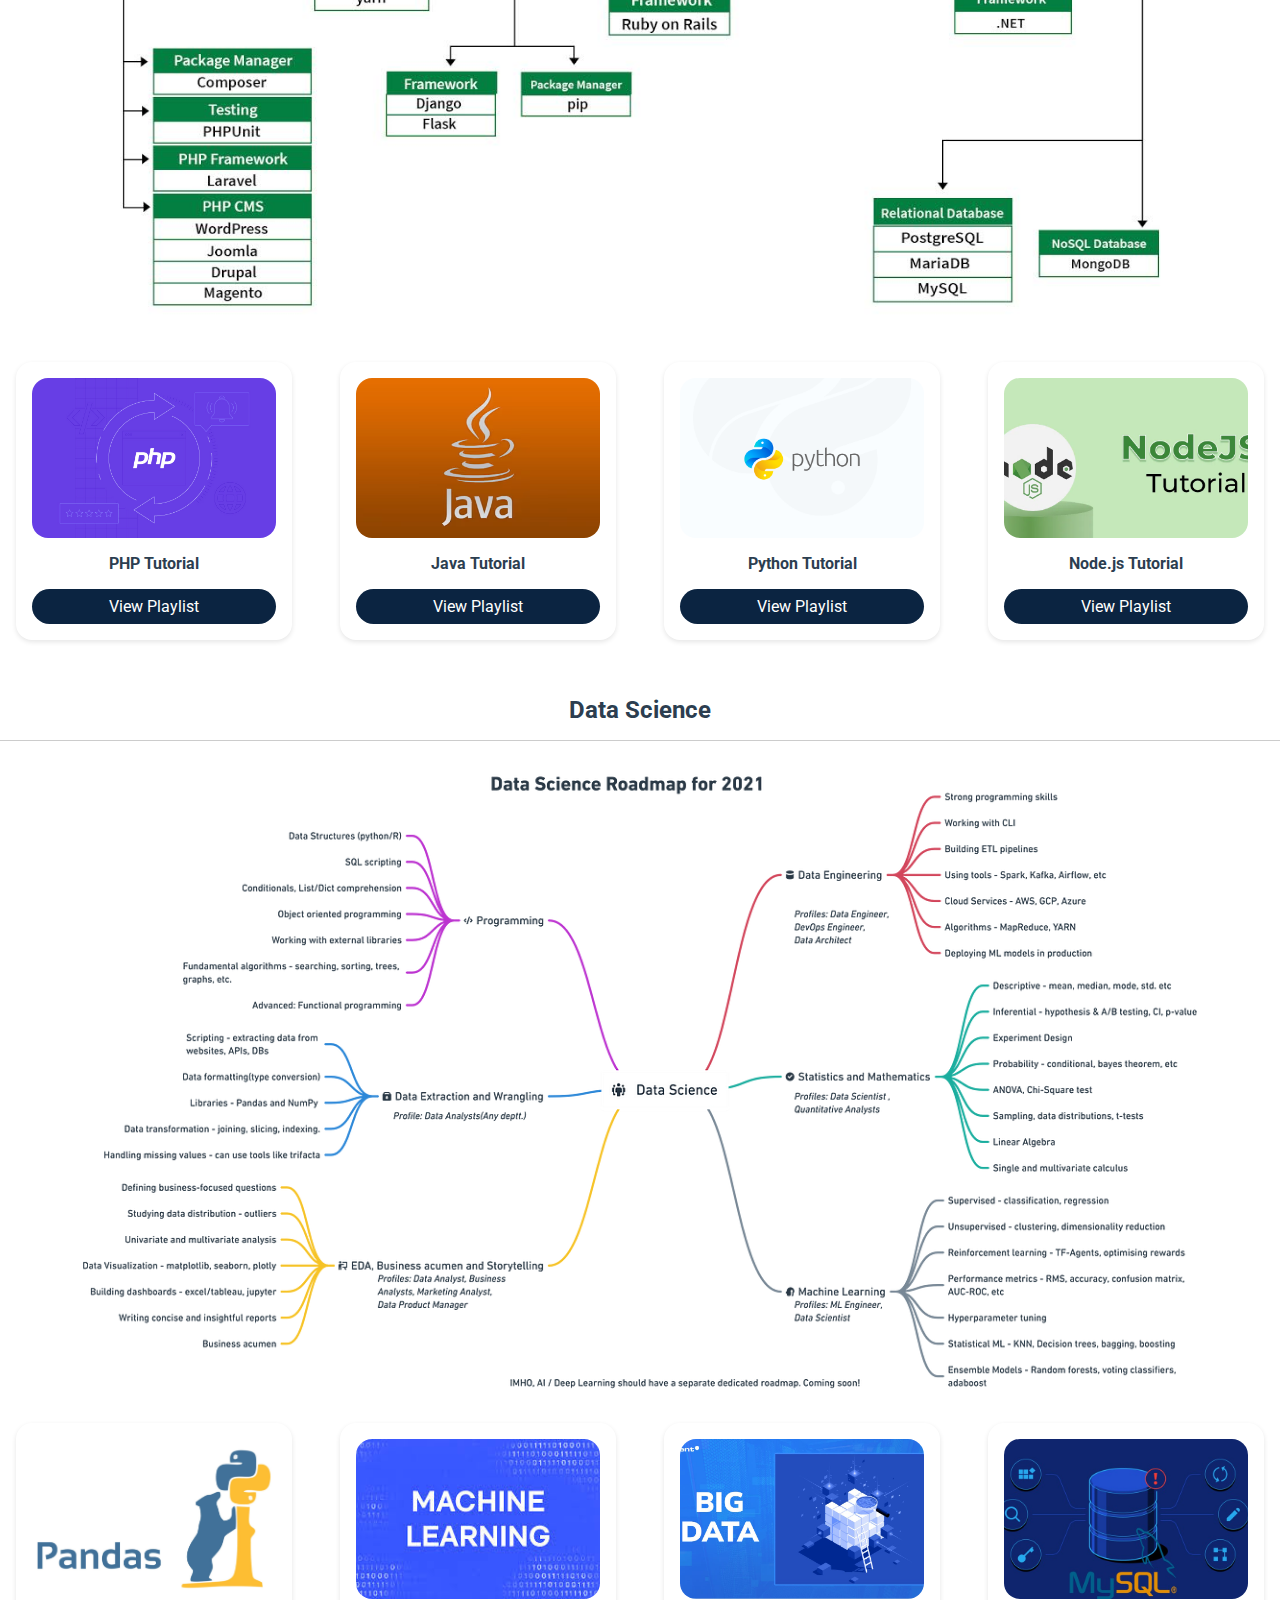
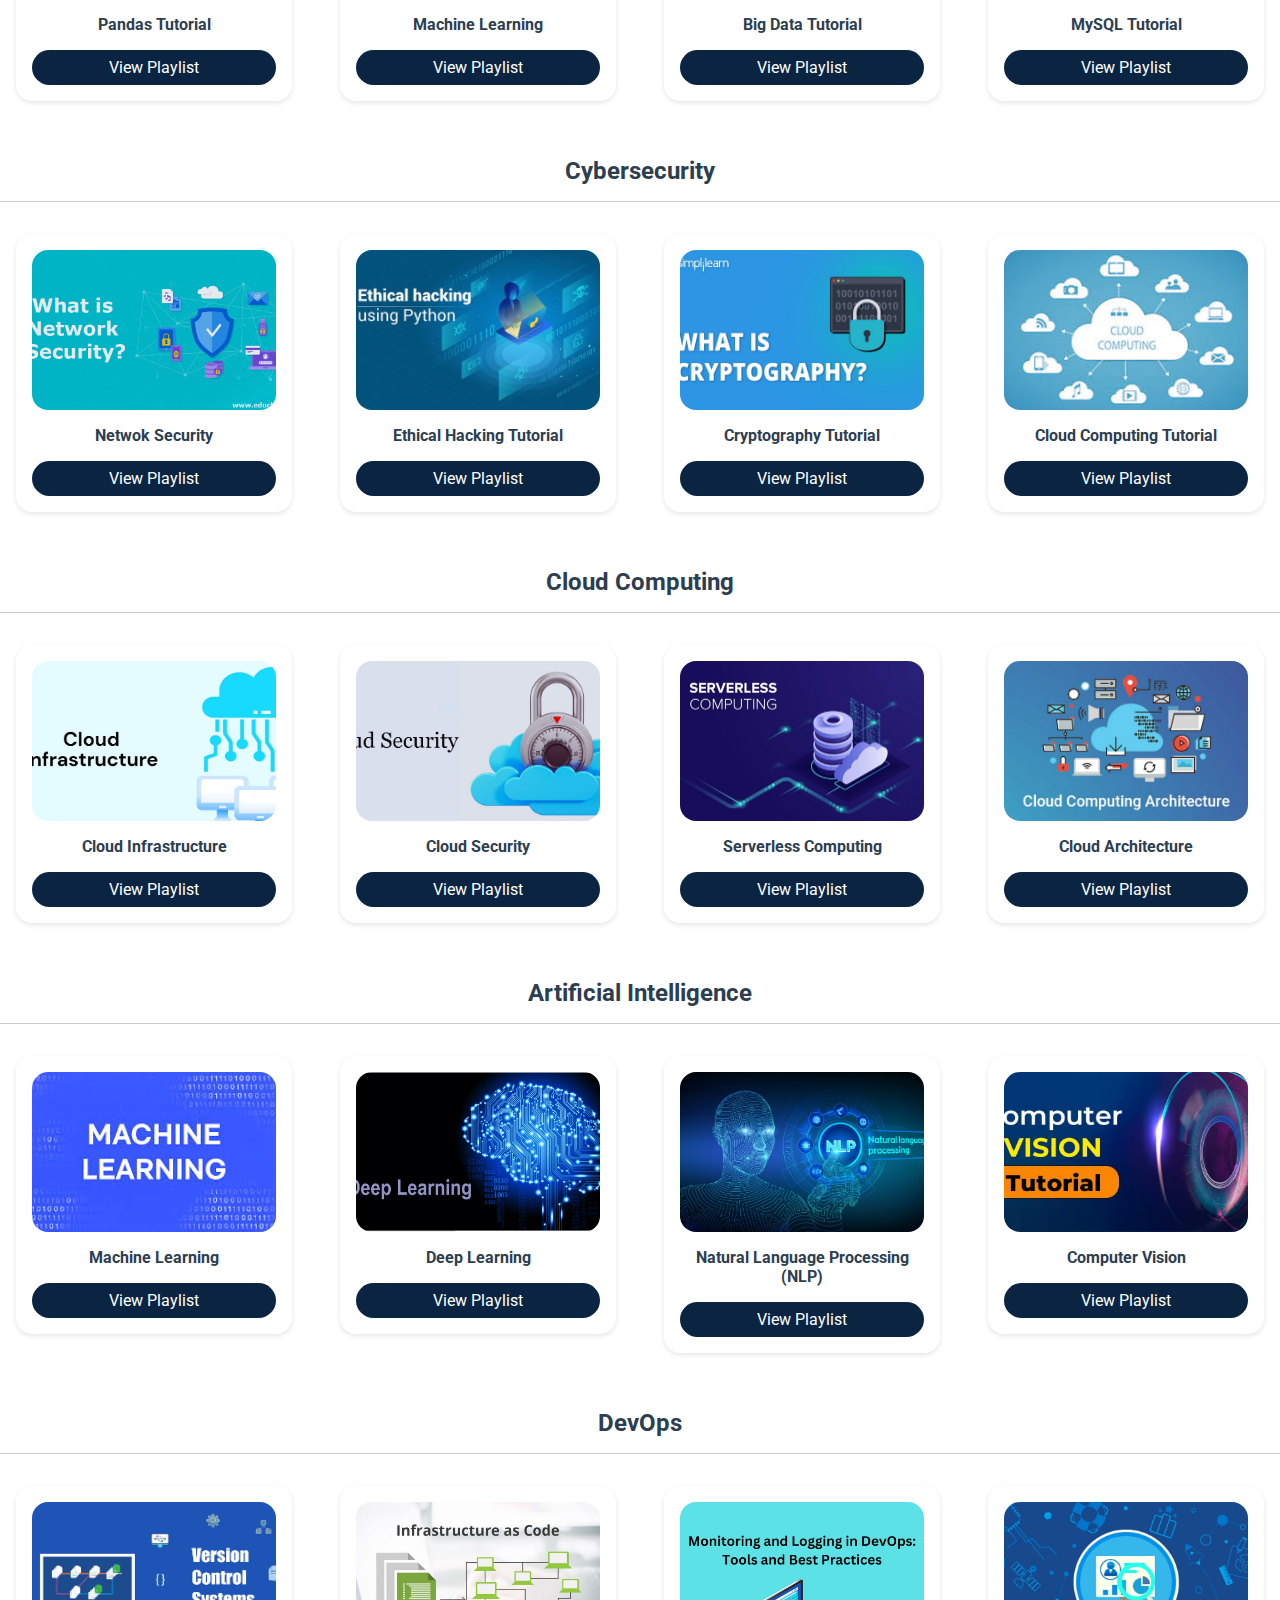
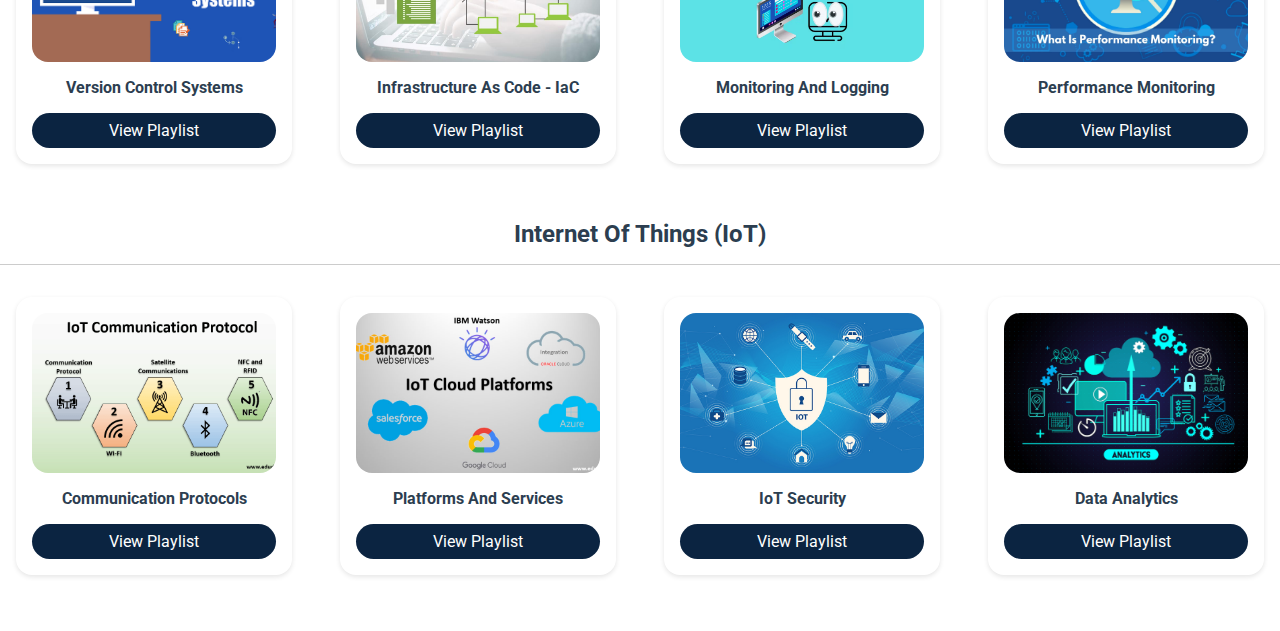
<file: Courses.html>
<!DOCTYPE html>
<html lang="en">

<head>
    <meta charset="UTF-8">
    <meta name="viewport" content="width=device-width, initial-scale=1.0">
    <title>TechNewbies</title>

    <link rel="preconnect" href="https://fonts.googleapis.com">
    <link rel="preconnect" href="https://fonts.gstatic.com" crossorigin>
    <link
        href="https://fonts.googleapis.com/css2?family=Montserrat:ital,wght@0,100..900;1,100..900&family=Nunito+Sans:ital,opsz,wght@0,6..12,200..1000;1,6..12,200..1000&family=Reddit+Mono:wght@200..900&family=Roboto:ital,wght@0,100;0,300;0,400;0,500;0,700;0,900;1,100;1,300;1,400;1,500;1,700;1,900&display=swap"
        rel="stylesheet">

    <link rel="stylesheet" href="https://cdnjs.cloudflare.com/ajax/libs/font-awesome/6.5.2/css/all.min.css">

    <link rel="stylesheet" href="./style.css">
</head>

<body>
    <!--header section starts-->
    <div class="header">
        <div class="logo">
            <a href="index.html">TechNewbies</a>
            <form action="" method="post" class="search-form">
                <input type="text" name="search_box" placeholder="search courses..." required>
                <button type="submit" class="fas fa-search" name="search_box"></button>
            </form>
        </div>
        <div class="nav">
            <a href="courses.html"><span style="color:#ffc701">Explore Courses</span></a>
            <a href="Live.html"><span>Live</span></a>
            <a href="about.html"><span>About us</span></a>
            <a href="contact.html"><span>Contact us</span></a>
        </div>

        <div class="profile">
            <a href="#"><i class="fa-solid fa-fire"></i> 7 days</a>
            <a href="myprofile"><i class="fa-solid fa-user"></i> profile</a>
        </div>
    </div>
    <!--header section ends-->
    <!--course section starts-->
    <section class="course">
        <h1 class="heading">Web Development Courses (Front-end Development)</h1>
        <img src="./courses/Front-end RoadMap.png" alt="">
        <div class="box-container">

            <div class="box">
                <img src="./courses/HTMLthumbnail.png" class="thumb" alt="">
                <h3 class="title">HTML Tutorial</h3>
                <a href="playlist.html" class="inline-btn">view playlist</a>
            </div>

            <div class="box">

                <img src="./courses/CSSthumbnail.png" class="thumb" alt="">
                <h3 class="title">CSS Tutorial</h3>
                <a href="playlist.html" class="inline-btn">view playlist</a>
            </div>

            <div class="box">
                <img src="./courses/JSthubnail.jpeg" class="thumb" alt="">
                <h3 class="title">JavaScript Tutorial</h3>
                <a href="playlist.html" class="inline-btn">view playlist</a>
            </div>

            <div class="box">
                <img src="./courses/BootStrapthubnail.png" class="thumb" alt="">
                <h3 class="title">Bootstrap Tutorial</h3>
                <a href="playlist.html" class="inline-btn">view playlist</a>
            </div>
        </div>

        <h1 class="heading">Web Development Courses (Backend Development)</h1>
        <img src="./courses/Back-end RoadMap.jpeg" alt="">
        <div class="box-container">

            <div class="box">
                <img src="./courses/phpthumbnail.webp" class="thumb" alt="">
                <h3 class="title">PHP Tutorial</h3>
                <a href="playlist.html" class="inline-btn">view playlist</a>
            </div>


            <div class="box">
                <img src="./courses/javathumbnail.avif" class="thumb" alt="">
                <h3 class="title">Java Tutorial</h3>
                <a href="playlist.html" class="inline-btn">view playlist</a>
            </div>

            <div class="box">
                <img src="./courses/pythonthumbnail.png" class="thumb" alt="">
                <h3 class="title">Python Tutorial</h3>
                <a href="playlist.html" class="inline-btn">view playlist</a>
            </div>

            <div class="box">
                <img src="./courses/Nodejsthumbnail.webp" class="thumb" alt="">
                <h3 class="title">Node.js Tutorial</h3>
                <a href="playlist.html" class="inline-btn">view playlist</a>
            </div>
        </div>
        <h1 class="heading">Data Science</h1>
        <img src="./courses/DataScience RoadMap.png" alt="">
        <div class="box-container">

            <div class="box">
                <img src="./courses/pandas.jpg" class="thumb" alt="">
                <h3 class="title">Pandas Tutorial</h3>
                <a href="playlist.html" class="inline-btn">view playlist</a>
            </div>


            <div class="box">
                <img src="./courses/Machine Learning.jpg" class="thumb" alt="">
                <h3 class="title">Machine Learning</h3>
                <a href="playlist.html" class="inline-btn">view playlist</a>
            </div>

            <div class="box">
                <img src="./courses/BigData.jpg" class="thumb" alt="">
                <h3 class="title">Big Data Tutorial</h3>
                <a href="playlist.html" class="inline-btn">view playlist</a>
            </div>

            <div class="box">
                <img src="./courses/mySQLthumbnail.jpg" class="thumb" alt="">
                <h3 class="title">MySQL Tutorial</h3>
                <a href="playlist.html" class="inline-btn">view playlist</a>
            </div>

        </div>

        <h1 class="heading">Cybersecurity</h1>

        <div class="box-container">

            <div class="box">
                <img src="./courses/Network Security.jpg" class="thumb" alt="">
                <h3 class="title">Netwok Security</h3>
                <a href="playlist.html" class="inline-btn">view playlist</a>
            </div>


            <div class="box">
                <img src="./courses/Ethical Hacking.jpg" class="thumb" alt="">
                <h3 class="title">Ethical Hacking Tutorial</h3>
                <a href="playlist.html" class="inline-btn">view playlist</a>
            </div>

            <div class="box">
                <img src="./courses/Cryptography.jpg" class="thumb" alt="">
                <h3 class="title">Cryptography Tutorial</h3>
                <a href="playlist.html" class="inline-btn">view playlist</a>
            </div>

            <div class="box">
                <img src="./courses/Cloudcomputing.jpg" class="thumb" alt="">
                <h3 class="title">Cloud Computing Tutorial</h3>
                <a href="playlist.html" class="inline-btn">view playlist</a>
            </div>
        </div>

        <h1 class="heading">Cloud Computing</h1>

        <div class="box-container">

            <div class="box">
                <img src="./courses/CloudInfrastructureThumbnail.jpeg" class="thumb" alt="">
                <h3 class="title">Cloud Infrastructure</h3>
                <a href="playlist.html" class="inline-btn">view playlist</a>
            </div>

            <div class="box">
                <img src="./courses/CloudSecurityThumbnail.jpeg" class="thumb" alt="">
                <h3 class="title">Cloud Security</h3>
                <a href="playlist.html" class="inline-btn">view playlist</a>
            </div>

            <div class="box">
                <img src="./courses/serverlesscomputingthumbnail.jpg" class="thumb" alt="">
                <h3 class="title">Serverless Computing</h3>
                <a href="playlist.html" class="inline-btn">view playlist</a>
            </div>

            <div class="box">
                <img src="./courses/cloudcomputingarchitecturethumbnail.jfif" class="thumb" alt="">
                <h3 class="title">Cloud Architecture</h3>
                <a href="playlist.html" class="inline-btn">view playlist</a>
            </div>
        </div>

        <h1 class="heading">Artificial Intelligence</h1>

        <div class="box-container">

            <div class="box">
                <img src="./courses/Machine Learning.jpg" class="thumb" alt="">
                <h3 class="title">Machine Learning</h3>
                <a href="playlist.html" class="inline-btn">view playlist</a>
            </div>

            <div class="box">
                <img src="./courses/deeplearningthumbnail.png" class="thumb" alt="">
                <h3 class="title">Deep Learning</h3>
                <a href="playlist.html" class="inline-btn">view playlist</a>
            </div>

            <div class="box">
                <img src="./courses/nlpthumbnail.jpg" class="thumb" alt="">
                <h3 class="title">Natural Language Processing (NLP)</h3>
                <a href="playlist.html" class="inline-btn">view playlist</a>
            </div>

            <div class="box">
                <img src="./courses/ComputerVisionthumbnail.webp" class="thumb" alt="">
                <h3 class="title">Computer Vision</h3>
                <a href="playlist.html" class="inline-btn">view playlist</a>
            </div>
        </div>

        <h1 class="heading">DevOps</h1>

        <div class="box-container">

            <div class="box">
                <img src="./courses/versioncontrolsystemthumbnail.png" class="thumb" alt="">
                <h3 class="title">Version Control Systems</h3>
                <a href="playlist.html" class="inline-btn">view playlist</a>
            </div>


            <div class="box">
                <img src="./courses/infrastructureascodthumbnail.jpg" class="thumb" alt="">
                <h3 class="title">Infrastructure As Code - IaC</h3>
                <a href="playlist.html" class="inline-btn">view playlist</a>
            </div>

            <div class="box">
                <img src="./courses/monitoringandloggingthumbnail.avif" class="thumb" alt="">
                <h3 class="title">Monitoring And Logging</h3>
                <a href="playlist.html" class="inline-btn">view playlist</a>
            </div>

            <div class="box">
                <img src="./courses/PerformanceMonitoringThumbnail.webp" class="thumb" alt="">
                <h3 class="title">Performance Monitoring</h3>
                <a href="playlist.html" class="inline-btn">view playlist</a>
            </div>
        </div>

        <h1 class="heading">Internet of Things (IoT)</h1>

        <div class="box-container">

            <div class="box">
                <img src="./courses/communicationprotocolsthumbnail.png" class="thumb" alt="">
                <h3 class="title">Communication Protocols</h3>
                <a href="playlist.html" class="inline-btn">view playlist</a>
            </div>


            <div class="box">
                <img src="./courses/platformthumbnail.jpg" class="thumb" alt="">
                <h3 class="title">Platforms And Services</h3>
                <a href="playlist.html" class="inline-btn">view playlist</a>
            </div>

            <div class="box">
                <img src="./courses/iosecuritythumbnail.jpg" class="thumb" alt="">
                <h3 class="title">IoT Security</h3>
                <a href="playlist.html" class="inline-btn">view playlist</a>
            </div>

            <div class="box">
                <img src="./courses/datanalyticsthumbnal.png" class="thumb" alt="">
                <h3 class="title">Data Analytics</h3>
                <a href="playlist.html" class="inline-btn">view playlist</a>
            </div>
        </div>
    </section>
    <!--course section ends-->



</body>

</html>
<script src="./script.js"></script>
</body>

</html>
</file>
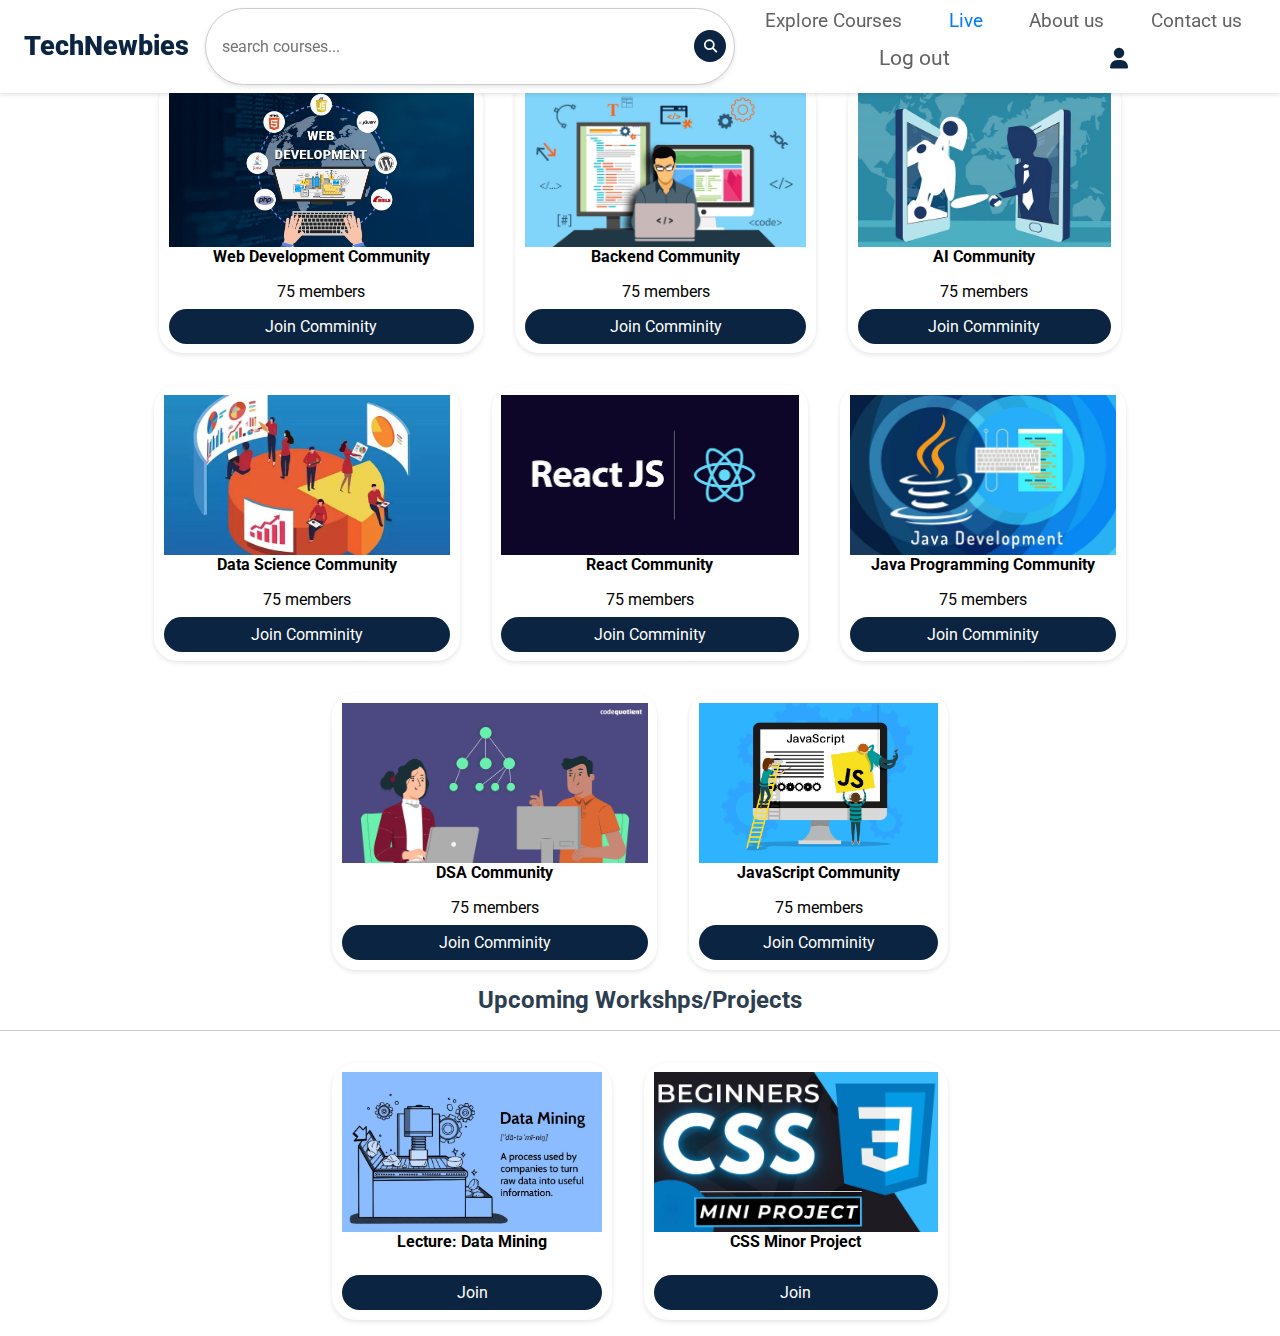
<file: live.html>
<!DOCTYPE html>
<html lang="en">

<head>
    <meta charset="UTF-8">
    <meta name="viewport" content="width=device-width, initial-scale=1.0">

    <title> TechNewbies</title>
    <link rel="icon" type="image/png" href="./image/logo.png" />

    <link rel="preconnect" href="https://fonts.googleapis.com">
    <link rel="preconnect" href="https://fonts.gstatic.com" crossorigin>
    <link
        href="https://fonts.googleapis.com/css2?family=Montserrat:ital,wght@0,100..900;1,100..900&family=Nunito+Sans:ital,opsz,wght@0,6..12,200..1000;1,6..12,200..1000&family=Reddit+Mono:wght@200..900&family=Roboto:ital,wght@0,100;0,300;0,400;0,500;0,700;0,900;1,100;1,300;1,400;1,500;1,700;1,900&display=swap"
        rel="stylesheet">

    <link rel="stylesheet" href="https://cdnjs.cloudflare.com/ajax/libs/font-awesome/6.5.2/css/all.min.css">

    <link rel="stylesheet" href="./style.css">
</head>

<body>
    <!--header section starts-->

    <div class="header">
        <div class="logo">
            <a href="index.html">TechNewbies</a>
            <form action="" method="post" class="search-form">
                <input type="text" name="search_box" placeholder="search courses..." required>
                <button type="submit" class="fas fa-search" name="search_box"></button>
            </form>
        </div>

        <div class="nav">
            <a href="courses.html"><span>Explore Courses</span></a>
            <a href="live.html" style="color: #007bff"><span>Live</span></a>
            <a href="about.html"><span>About us</span></a>
            <a href="contact.html"><span>Contact us</span></a>
            <a href="#">Log out</a>
            <div class="user-btn"><i class="fa-solid fa-user user-btn-icon"></i></div>
        </div>

        <div class="profile">
            <img src="./image/anurag.jpg" alt="profile pic" height="100px">
            <h3>Anurag Pardeshi</h3>
            <span>student</span>
            <a href="myProfile.html" class="btn">view profile</a>
            <div class="flex-btn">
                <a href="login.html" class="option-btn">login</a>
                <a href="register.html" class="option-btn">register</a>
            </div>
        </div>
    </div>
    <!--header section ends-->
    <!--live section-->
    <section class="live">
        <h1 class="heading">Web Development Courses (Front-end Development)</h1>
        <div class="box-container">
            <div class="box">
                <img src="./image/webdevcommunity.jpg" class="thumb" alt="">
                <h3 class="title">Web Development Community</h3>
                <span>75 members</span>
                <a href="community.html" class="inline-btn">Join Comminity</a>
            </div>
            <div class="box">
                <img src="./image/backendcommunity.jpg" class="thumb" alt="">
                <h3 class="title">Backend Community</h3>
                <span>75 members</span>
                <a href="community.html" class="inline-btn">Join Comminity</a>
            </div>
            <div class="box">
                <img src="./image/aicommunity1.webp" class="thumb" alt="">
                <h3 class="title">AI Community</h3>
                <span>75 members</span>
                <a href="community.html" class="inline-btn">Join Comminity</a>
            </div>
            <div class="box">
                <img src="./image/datasciencecommunity.webp" class="thumb" alt="">
                <h3 class="title">Data Science Community</h3>
                <span>75 members</span>
                <a href="community.html" class="inline-btn">Join Comminity</a>
            </div>
            <div class="box">
                <img src="./image/reactcommunity.png" class="thumb" alt="">
                <h3 class="title">React Community</h3>
                <span>75 members</span>
                <a href="community.html" class="inline-btn">Join Comminity</a>
            </div>
            <div class="box">
                <img src="./image/javacommunity.webp" class="thumb" alt="">
                <h3 class="title">Java Programming Community</h3>
                <span>75 members</span>
                <a href="community.html" class="inline-btn">Join Comminity</a>
            </div>
            <div class="box">
                <img src="./image/dsacommunities.jpg" class="thumb" alt="">
                <h3 class="title">DSA Community</h3>
                <span>75 members</span>
                <a href="community.html" class="inline-btn">Join Comminity</a>
            </div>
            <div class="box">
                <img src="./image/jscommunity.png" class="thumb" alt="">
                <h3 class="title">JavaScript Community</h3>
                <span>75 members</span>
                <a href="community.html" class="inline-btn">Join Comminity</a>
            </div>
        </div>

            <h1 class="heading">Upcoming Workshps/Projects</h1>
            <div class="box-container">
                <div class="box">
                    <img src="./image/dataminingcommunity.jpg" class="thumb" alt="">
                    <h3 class="title">Lecture: Data Mining</h3>
                    <a href="#" class="inline-btn">Join</a>
                </div>
                <div class="box">
                    <img src="./image/cssproject.jpg" class="thumb" alt="">
                    <h3 class="title">CSS Minor Project</h3>
                    <a href="#" class="inline-btn">Join</a>
                </div>
            </div>
        </div>

    </section>
</body>

</html>
<script src="./script.js"></script>
</body>

</html>
</file>
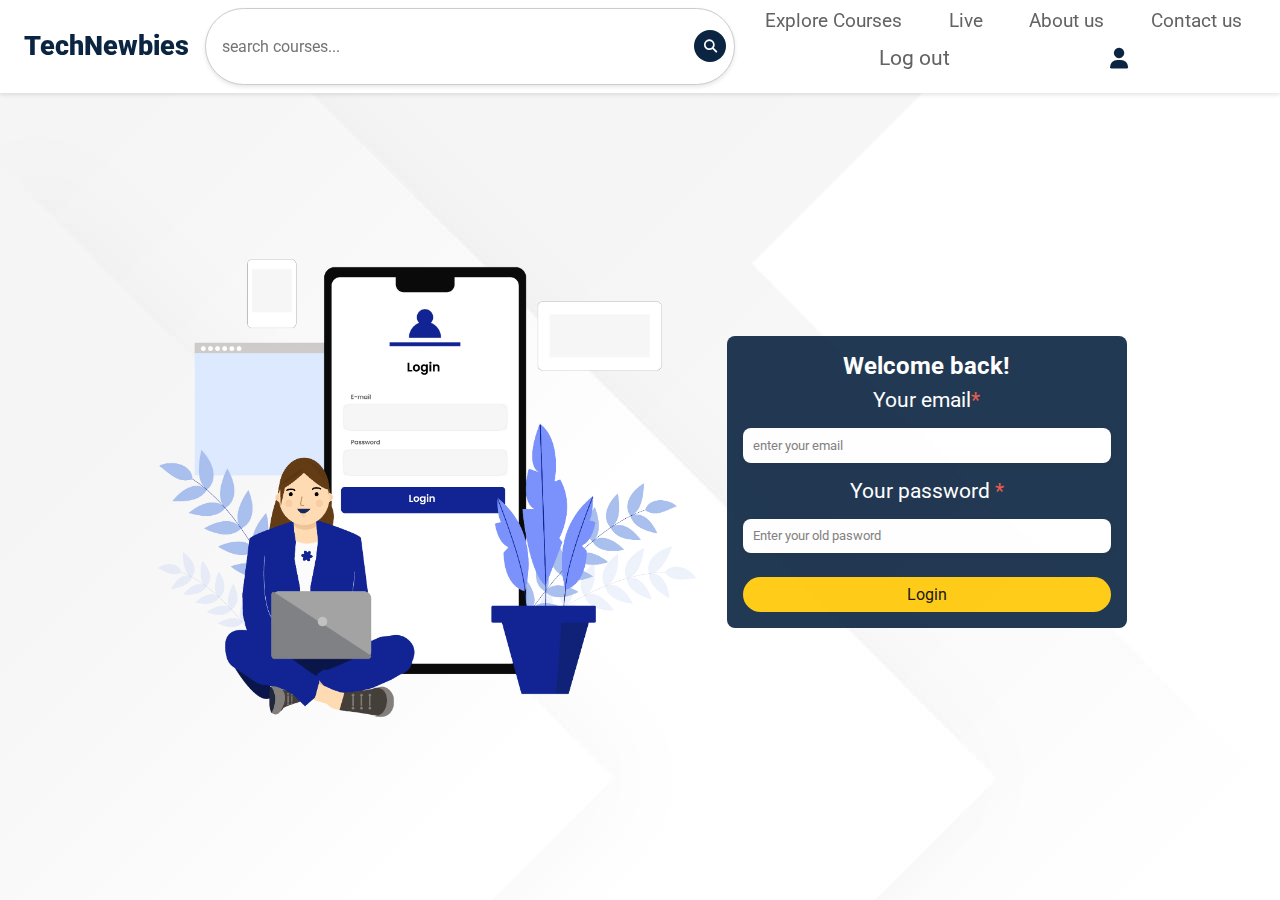
<file: login.html>
<!DOCTYPE html>
<html lang="en">

<head>
    <meta charset="UTF-8">
    <meta name="viewport" content="width=device-width, initial-scale=1.0">

    <title> TechNewbies</title>
        <link rel="icon" type="image/png" href="./image/logo.png"/>

    <link rel="preconnect" href="https://fonts.googleapis.com">
    <link rel="preconnect" href="https://fonts.gstatic.com" crossorigin>
    <link
        href="https://fonts.googleapis.com/css2?family=Montserrat:ital,wght@0,100..900;1,100..900&family=Nunito+Sans:ital,opsz,wght@0,6..12,200..1000;1,6..12,200..1000&family=Reddit+Mono:wght@200..900&family=Roboto:ital,wght@0,100;0,300;0,400;0,500;0,700;0,900;1,100;1,300;1,400;1,500;1,700;1,900&display=swap"
        rel="stylesheet">

    <link rel="stylesheet" href="https://cdnjs.cloudflare.com/ajax/libs/font-awesome/6.5.2/css/all.min.css">

    <link rel="stylesheet" href="./style.css">
</head>

<body>
    <!--header section starts-->

    <div class="header">
        <div class="logo">
            <a href="index.html">TechNewbies</a>
            <form action="" method="post" class="search-form">
                <input type="text" name="search_box" placeholder="search courses..." required>
                <button type="submit" class="fas fa-search" name="search_box"></button>
            </form>
        </div>

        <div class="nav">
            <a href="courses.html"><span>Explore Courses</span></a>
            <a href="live.html"><span>Live</span></a>
            <a href="about.html"><span>About us</span></a>
            <a href="contact.html"><span>Contact us</span></a>
            <a href="#">Log out</a>
            <div class="user-btn"><i class="fa-solid fa-user user-btn-icon"></i></div>
        </div>

        <div class="profile">
            <img src="./image/anurag.jpg" alt="profile pic" height="100px">
            <h3>Anurag Pardeshi</h3>
            <span>student</span>
            <a href="myProfile.html" class="btn">view profile</a>
            <div class="flex-btn">
                <a href="login.html" class="option-btn">login</a>
                <a href="register.html" class="option-btn">register</a>
            </div>
        </div>
    </div>
    <!--header section ends-->
    <!--login section starts-->
    <section class="form-container">
        <img src="./image/login.png" alt="">
        <form action="" method="post" > 
          <h3>Welcome back!</h3>
          <p>Your email<span>*</span></p>
          <input type="email" name="email" placeholder="enter your email" maxlength="100" required class="form-box">
          <p>Your password <span>*</span></p>
          <input type="password" name="pass" placeholder="Enter your old pasword" maxlength="50" required class="form-box">
    
          <input type="submit" name="submit" value="Login" class="form-btn">
    
        </form>
      </section>
      <!--login section ends-->
</body>

</html>
<script src="./script.js"></script>
</body>

</html>
</file>
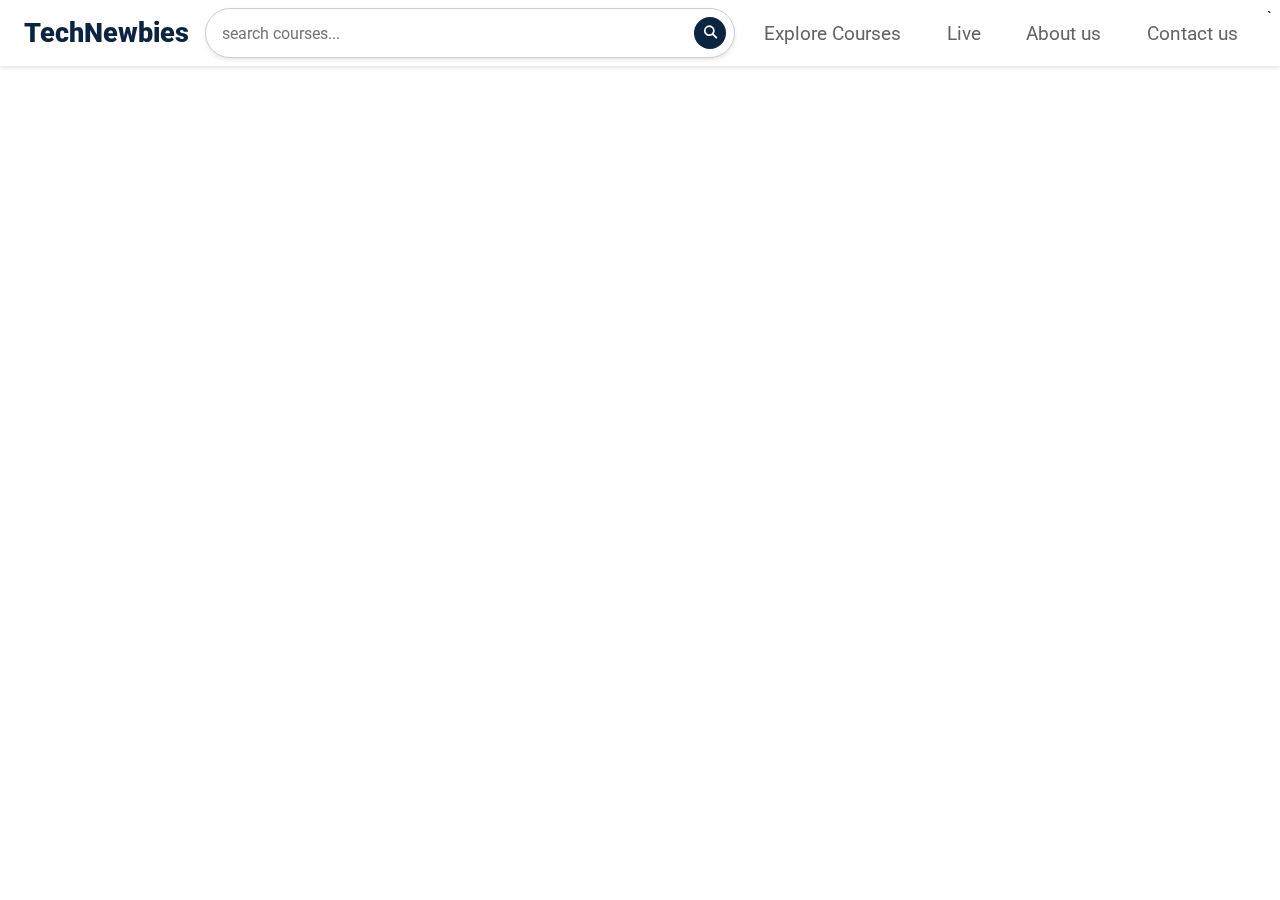
<file: myProfile copy.html>
<!DOCTYPE html>
<html lang="en">

<head>
    <meta charset="UTF-8">
    <meta name="viewport" content="width=device-width, initial-scale=1.0">
    <title>TechNewbies</title>

    <link rel="preconnect" href="https://fonts.googleapis.com">
    <link rel="preconnect" href="https://fonts.gstatic.com" crossorigin>
    <link
        href="https://fonts.googleapis.com/css2?family=Montserrat:ital,wght@0,100..900;1,100..900&family=Nunito+Sans:ital,opsz,wght@0,6..12,200..1000;1,6..12,200..1000&family=Reddit+Mono:wght@200..900&family=Roboto:ital,wght@0,100;0,300;0,400;0,500;0,700;0,900;1,100;1,300;1,400;1,500;1,700;1,900&display=swap"
        rel="stylesheet">

    <link rel="stylesheet" href="https://cdnjs.cloudflare.com/ajax/libs/font-awesome/6.5.2/css/all.min.css">

    <link rel="stylesheet" href="./style.css">
</head>

<body>
    <!--header section starts-->

    <div class="header">
        <div class="logo">
            <a href="home.html">TechNewbies</a>
            <form action="" method="post" class="search-form">
                <input type="text" name="search_box" placeholder="search courses..." required>
                <button type="submit" class="fas fa-search" name="search_box"></button>
            </form>
        </div>
        <div class="nav">
            <a href="courses.html"><span>Explore Courses</span></a>
            <a href="live.html"><span>Live</span></a>
            <a href="about.html"><span>About us</span></a>
            <a href="contact.html"><span>Contact us</span></a>
        </div>`

        <div class="profile">
            <a href="#"><i class="fa-solid fa-fire"></i> 7 days</a>
            <a href="myprofile"><i class="fa-solid fa-user"></i> profile</a>
        </div>
    </div>
    <!--header section ends-->


</body>

</html>
<script src="./script.js"></script>
</body>

</html>
</file>
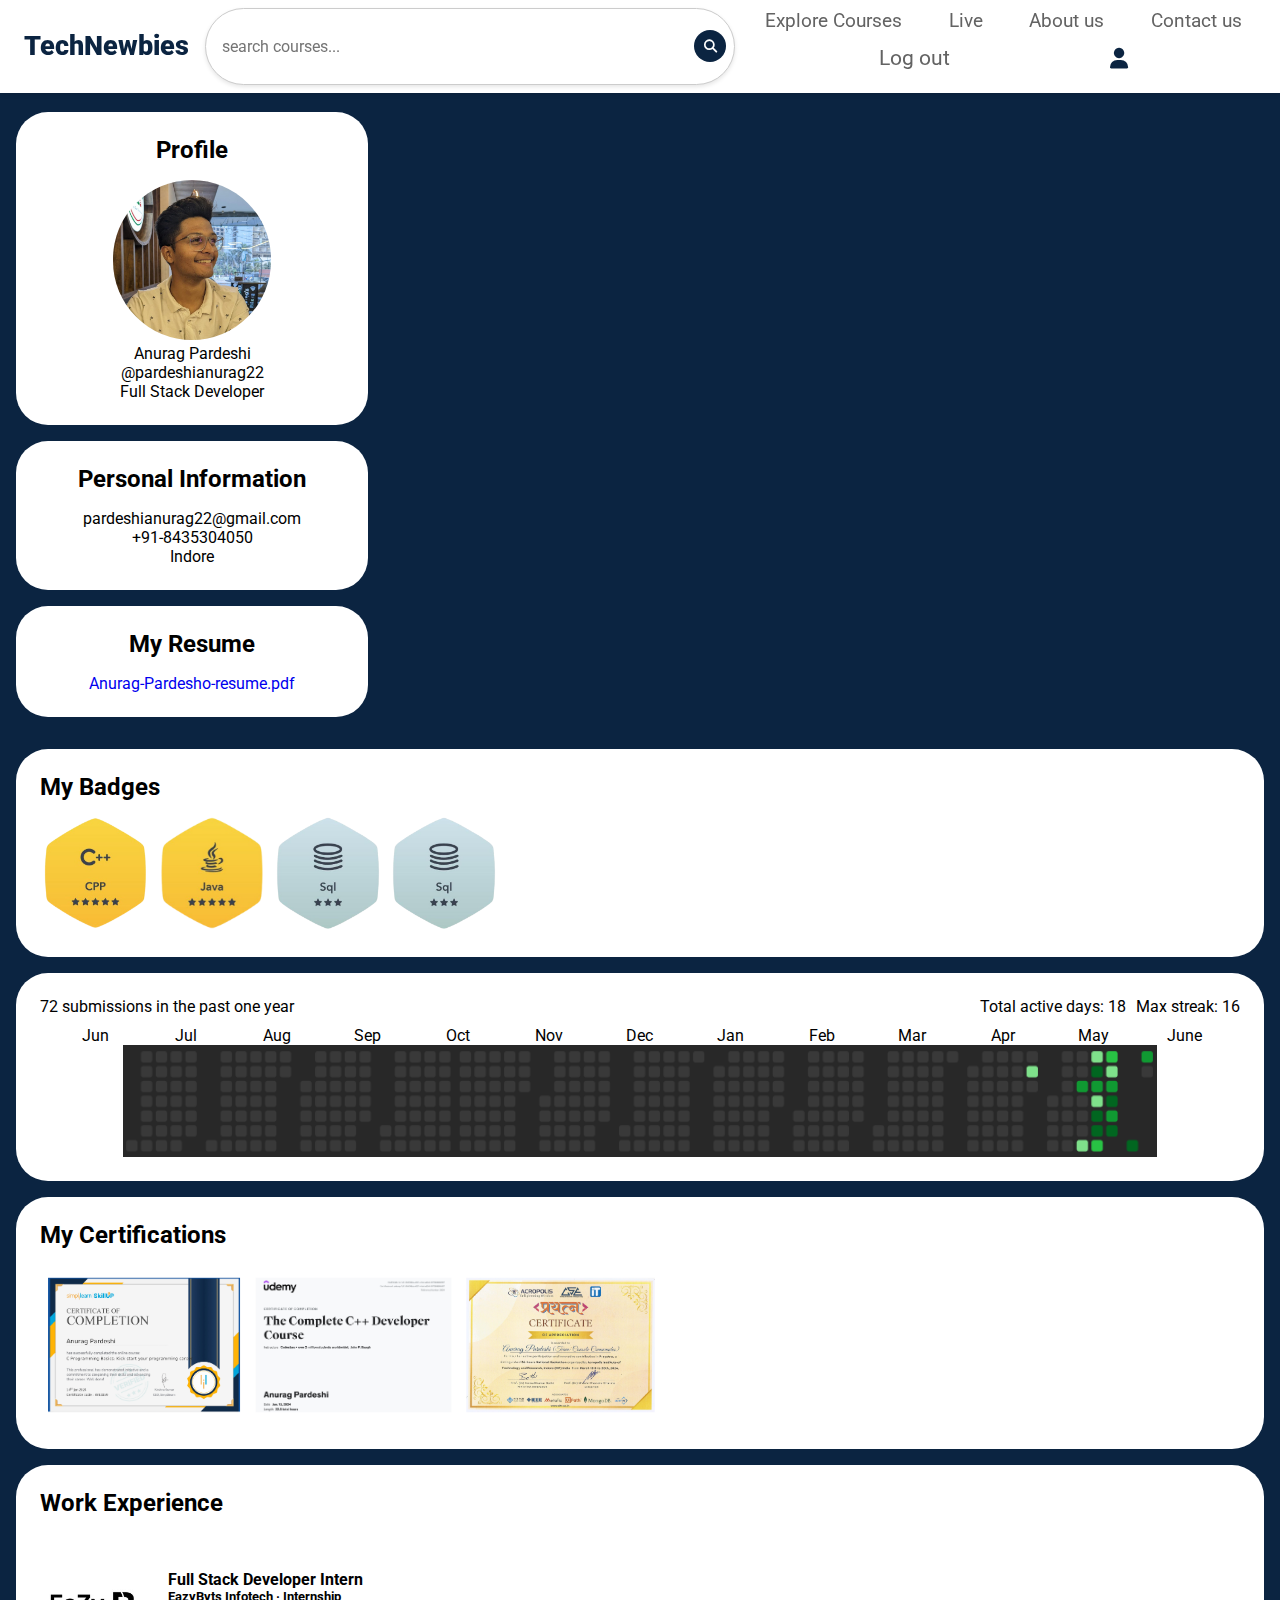
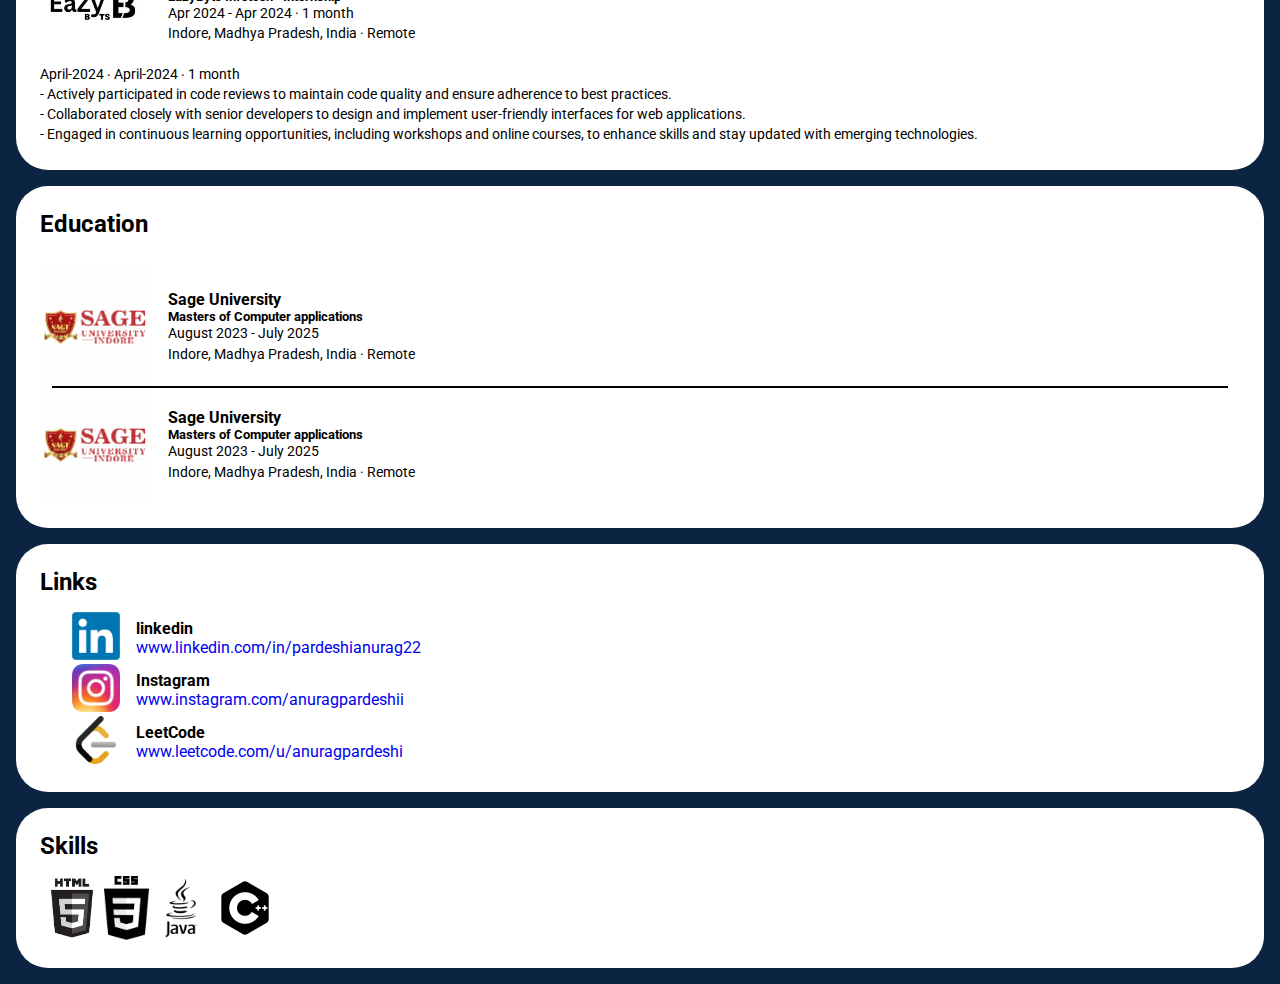
<file: myProfile.html>
<!DOCTYPE html>
<html lang="en">

<head>
    <meta charset="UTF-8">
    <meta name="viewport" content="width=device-width, initial-scale=1.0">

    <title> TechNewbies</title>
    <link rel="icon" type="image/png" href="./image/logo.png" />

    <link rel="preconnect" href="https://fonts.googleapis.com">
    <link rel="preconnect" href="https://fonts.gstatic.com" crossorigin>
    <link
        href="https://fonts.googleapis.com/css2?family=Montserrat:ital,wght@0,100..900;1,100..900&family=Nunito+Sans:ital,opsz,wght@0,6..12,200..1000;1,6..12,200..1000&family=Reddit+Mono:wght@200..900&family=Roboto:ital,wght@0,100;0,300;0,400;0,500;0,700;0,900;1,100;1,300;1,400;1,500;1,700;1,900&display=swap"
        rel="stylesheet">

    <link rel="stylesheet" href="https://cdnjs.cloudflare.com/ajax/libs/font-awesome/6.5.2/css/all.min.css">

    <link rel="stylesheet" href="./style.css">
</head>

<body>
    <!--header section starts-->

    <div class="header">
        <div class="logo">
            <a href="index.html">TechNewbies</a>
            <form action="" method="post" class="search-form">
                <input type="text" name="search_box" placeholder="search courses..." required>
                <button type="submit" class="fas fa-search" name="search_box"></button>
            </form>
        </div>

        <div class="nav">
            <a href="courses.html"><span>Explore Courses</span></a>
            <a href="live.html"><span>Live</span></a>
            <a href="about.html"><span>About us</span></a>
            <a href="contact.html"><span>Contact us</span></a>
            <a href="#">Log out</a>
            <div class="user-btn"><i class="fa-solid fa-user user-btn-icon"></i></div>
        </div>

        <div class="profile">
            <img src="./image/anurag.jpg" alt="profile pic" height="100px">
            <h3>Anurag Pardeshi</h3>
            <span>student</span>
            <a href="myProfile.html" class="btn">view profile</a>
            <div class="flex-btn">
                <a href="login.html" class="option-btn">login</a>
                <a href="register.html" class="option-btn">register</a>
            </div>
        </div>
    </div>
    <!--header section ends-->
    <!--profile section starts-->
    <div class="profile-section">
        <div class="side-profile">
            <div class="side-personal-box about-box">
                <h1>Profile</h1>
                <img src="./image/anurag.jpg" alt=""><br>
                <span>Anurag Pardeshi</span>
                <p>@pardeshianurag22</p>
                <p>Full Stack Developer</p>
            </div>
            <div class="side-personal-box">
                <h1>Personal Information</h1>
                <p>pardeshianurag22@gmail.com</p>
                <p>+91-8435304050</p>
                <p>Indore</p>
            </div>
            <div class="side-personal-box">
                <h1>My Resume</h1>
                <a href="#">Anurag-Pardesho-resume.pdf</a>
            </div>
        </div>

        <div class="main-profile">
            <div class="personal-box">
                <h1>My Badges</h1>
                <img src="./image/c++badge.png" alt="">
                <img src="./image/javaBadge.png" alt="">
                <img src="./image/SQL badge.png" alt="">
                <img src="./image/SQL badge.png" alt="">
            </div>

            <div class="personal-box">
                <div class="activity-chart">
                    <div class="header1">
                        <span>72 submissions in the past one year</span>
                        <div class="stats1">
                            <span>Total active days: 18</span>
                            <span>Max streak: 16</span>
                        </div>
                    </div>
                    <div class="months">
                        <span>Jun</span><span>Jul</span><span>Aug</span><span>Sep</span><span>Oct</span><span>Nov</span><span>Dec</span><span>Jan</span><span>Feb</span><span>Mar</span><span>Apr</span><span>May</span><span>June</span>
                    </div>
                    <img src="./image/activity-bar.png" alt="">
                </div>
            </div>

            <div class="personal-box">
                <h1>My Certifications</h1>
                <div class="certifi">
                    <div class="certificates">
                        <img src="./image/c certificate.png" alt="">
                    </div>
                    <div class="certificates">
                        <img src="./image/c++ certificate.png" alt="">
                    </div>
                    <div class="certificates">
                        <img src="./image/Prayatan.jpeg" alt="">
                    </div>
                </div>
            </div>


            <div class="personal-box">
                <h1>Work Experience</h1>
                <div class="box-content work-content">
                    <div class="inner-content">
                        <div>
                            <img src="./image/workexperience.jpeg" alt="">
                        </div>
                        <div>
                            <h4>Full Stack Developer Intern</h4>
                            <h5>EazyByts Infotech · Internship</h5>
                            <p>Apr 2024 - Apr 2024 · 1 month</p>
                            <p>Indore, Madhya Pradesh, India · Remote</p>
                        </div>
                    </div>
                    <p>April-2024 &#x2219; April-2024 &#x2219; 1 month</p>
                    <p>- Actively participated in code reviews to maintain code quality and ensure adherence to best
                        practices.<br>
                        - Collaborated closely with senior developers to design and implement user-friendly interfaces
                        for web applications.<br>
                        - Engaged in continuous learning opportunities, including workshops and online courses, to
                        enhance skills and stay updated with emerging technologies.</p>
                </div>
            </div>

            <div class="personal-box">
                <h1>Education</h1>
                <div class="box-content work-content">
                    <div class="inner-content">
                        <div>
                            <img src="./image/sage.png" alt="">
                        </div>
                        <div>
                            <h4>Sage University</h4>
                            <h5>Masters of Computer applications</h5>
                            <p>August 2023 - July 2025</p>
                            <p>Indore, Madhya Pradesh, India · Remote</p>
                        </div>
                    </div>
                    <hr>
                    <div class="inner-content">
                        <div>
                            <img src="./image/sage.png" alt="">
                        </div>
                        <div>
                            <h4>Sage University</h4>
                            <h5>Masters of Computer applications</h5>
                            <p>August 2023 - July 2025</p>
                            <p>Indore, Madhya Pradesh, India · Remote</p>
                        </div>
                    </div>
                </div>

            </div>

            <div class="personal-box Links">
                <h1>Links</h1>
                <div class="inner-content">
                    <div>
                        <img src="./image/linkedin.png" alt="">
                    </div>
                    <div>
                        <h4>linkedin</h4>
                        <p><a href="www.linkedin.com/in/pardeshianurag22">www.linkedin.com/in/pardeshianurag22</a></p>
                    </div>
                </div>
                <div class="inner-content">
                    <div>
                        <img src="./image/Instagram_icon.png" alt="">
                    </div>
                    <div>
                        <h4>Instagram</h4>
                        <p><a href="www.instagram.com/anuragpardeshii">www.instagram.com/anuragpardeshii</a></p>
                    </div>
                </div>
                <div class="inner-content">
                    <div>
                        <img src="./image/leetcode.webp" alt="">
                    </div>
                    <div>
                        <h4>LeetCode</h4>
                        <p><a href="https://leetcode.com/u/anuragpardeshi">www.leetcode.com/u/anuragpardeshi</a></p>
                    </div>
                </div>
            </div>


            <div class="personal-box">
                <h1>Skills</h1>
                <div class="skills">
                    <div>
                        <img src="./image/htmlblack.png" alt="">
                    </div>
                    <div>
                        <img src="./image/cssblack.png" alt="">
                    </div>
                    <div>
                        <img src="./image/javaBlack.png" alt="">
                    </div>
                    <div>
                        <img src="./image/c++ logo.png" alt="">
                    </div>
                </div>
            </div>

        </div>
        <!--profile section starts-->
</body>

</html>
<script src="./script.js"></script>
</body>

</html>
</file>
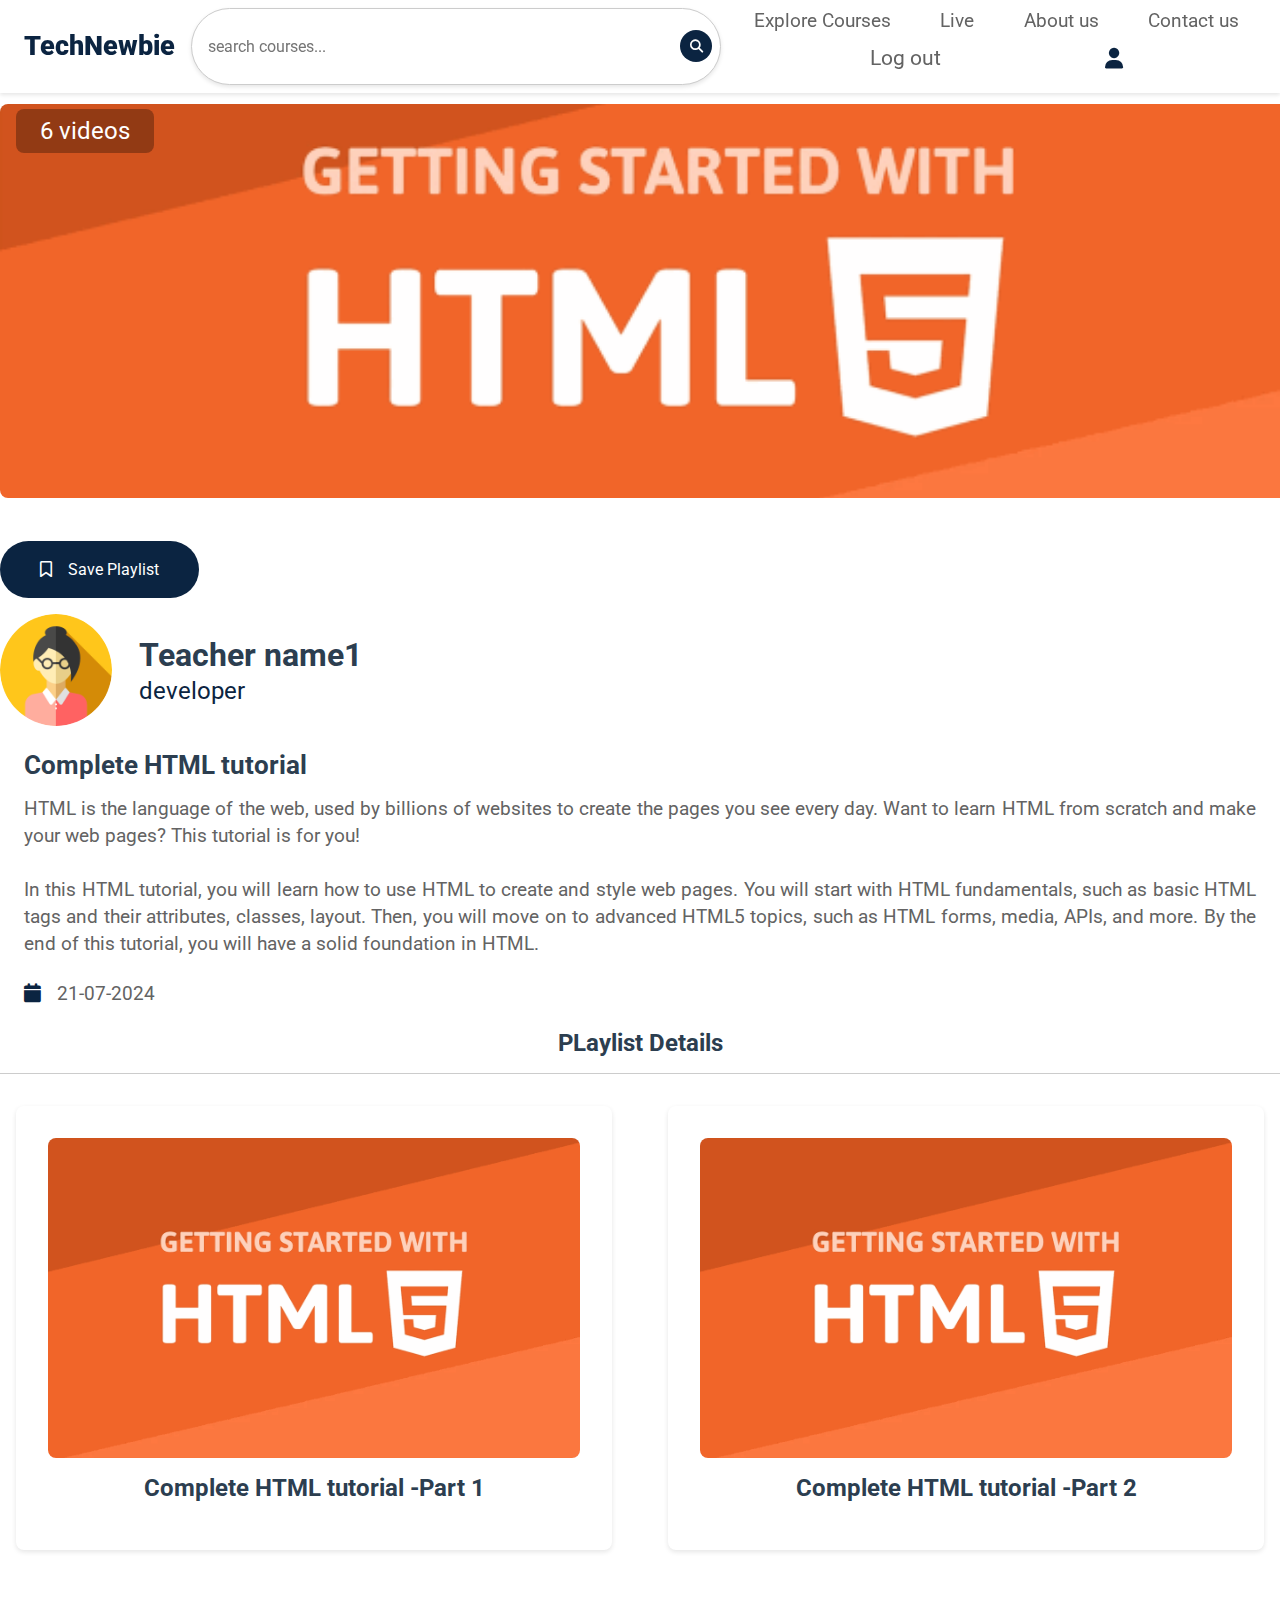
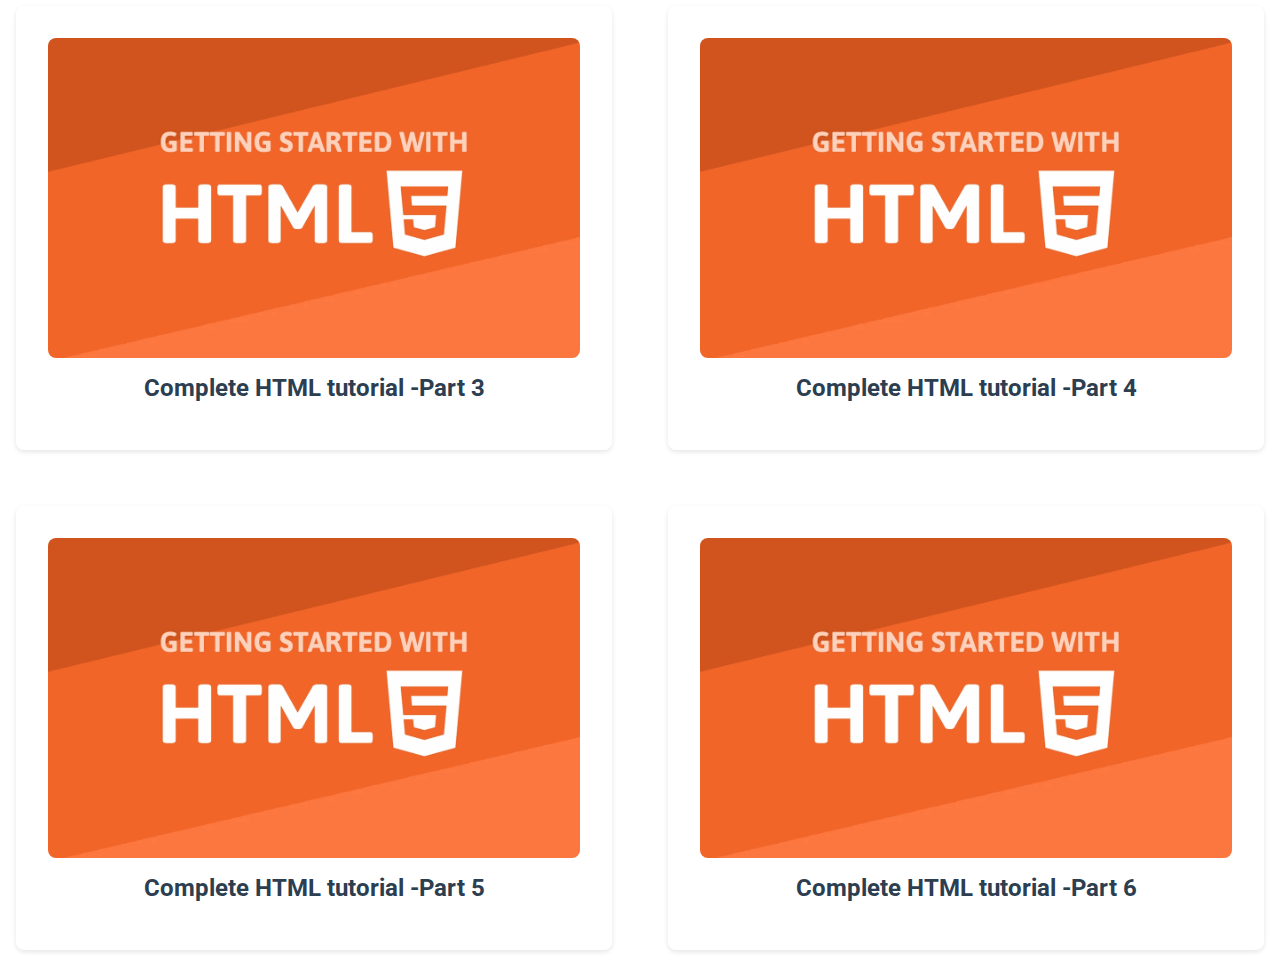
<file: playlist.html>
<!DOCTYPE html>
<html lang="en">

<head>
    <meta charset="UTF-8">
    <meta name="viewport" content="width=device-width, initial-scale=1.0">

    <title> TechNewbies</title>
        <link rel="icon" type="image/png" href="./image/logo.png"/>

    <link rel="preconnect" href="https://fonts.googleapis.com">
    <link rel="preconnect" href="https://fonts.gstatic.com" crossorigin>
    <link
        href="https://fonts.googleapis.com/css2?family=Montserrat:ital,wght@0,100..900;1,100..900&family=Nunito+Sans:ital,opsz,wght@0,6..12,200..1000;1,6..12,200..1000&family=Reddit+Mono:wght@200..900&family=Roboto:ital,wght@0,100;0,300;0,400;0,500;0,700;0,900;1,100;1,300;1,400;1,500;1,700;1,900&display=swap"
        rel="stylesheet">

    <link rel="stylesheet" href="https://cdnjs.cloudflare.com/ajax/libs/font-awesome/6.5.2/css/all.min.css">

    <link rel="stylesheet" href="./style.css">
</head>

<body>
    <!--header section starts-->

    <div class="header">
        <div class="logo">
            <a href="index.html">TechNewbie</a>
            <form action="" method="post" class="search-form">
                <input type="text" name="search_box" placeholder="search courses..." required>
                <button type="submit" class="fas fa-search" name="search_box"></button>
            </form>
        </div>

        <div class="nav">
            <a href="courses.html"><span>Explore Courses</span></a>
            <a href="live.html"><span>Live</span></a>
            <a href="about.html"><span>About us</span></a>
            <a href="contact.html"><span>Contact us</span></a>
            <a href="#">Log out</a>
            <div class="user-btn"><i class="fa-solid fa-user user-btn-icon"></i></div>
        </div>

        <div class="profile">
            <img src="./image/anurag.jpg" alt="profile pic" height="100px">
            <h3>Anurag Pardeshi</h3>
            <span>student</span>
            <a href="myProfile.html" class="btn">view profile</a>
            <div class="flex-btn">
                <a href="login.html" class="option-btn">login</a>
                <a href="register.html" class="option-btn">register</a>
            </div>
        </div>
    </div>
    <!--header section ends-->
    <!--playlist section starts-->
    <div class="playlist">

        <h1 class="heading">PLaylist Details</h1>

        <div class="row">
            <div class="col">
                
                <div class="thumb">
                    <span>6 videos</span>
                    <img src="./image/HTMLthumbnail.png" alt="">
                </div>
                <form action="" method="post" class="save-list">
                    <button type="submit" name="save_list"><i class="far fa-bookmark"></i><span>Save
                            Playlist</span></button>
                </form>
            </div>

            <div class="col">
                <div class="tutor">
                    <img src="./image/teacherpic02.png" alt="">
                    <div>
                        <h3>Teacher name1</h3>
                        <span>developer</span>
                    </div>
                </div>
                <div class="details">
                    <h3>Complete HTML tutorial</h3>
                    <p>HTML is the language of the web, used by billions of websites to create the pages you see every
                        day. Want to learn HTML from scratch and make your web pages? This tutorial is for you!
                        <br><br>
                        In this HTML tutorial, you will learn how to use HTML to create and style web pages. You will
                        start with HTML fundamentals, such as basic HTML tags and their attributes, classes, layout.
                        Then, you will move on to advanced HTML5 topics, such as HTML forms, media,
                        APIs, and more. By the end of this tutorial, you will have a solid foundation in HTML.
                    </p>
                    <div class="date"><i class="fa fa-calendar"></i><span>21-07-2024</span></div>
                </div>
            </div>
        </div>
    </div>
    <!--playlist section ends-->
    <!--video container section starts-->
    <section class="videos-container">
        <h1 class="heading">PLaylist Details</h1>
        <div class="box-container">

            <a href="watch-video.html" class="box">
                <i class="fas fa-play"></i>
                <img src="./image/HTMLthumbnail.png" alt="">
                <h3>Complete HTML tutorial -Part 1</h3>
            </a>

            <a href="watch-video.html" class="box"> <i class="fas fa-play"></i>
                <img src="./image/HTMLthumbnail.png" alt="">
                <h3>Complete HTML tutorial -Part 2</h3>
            </a>

            <a href="watch-video.html" class="box">
                <i class="fas fa-play"></i>
                <img src="./image/HTMLthumbnail.png" alt="">
                <h3>Complete HTML tutorial -Part 3</h3>
            </a>
            <a href="watch-video.html" class="box">
                <i class="fas fa-play"></i>
                <img src="./image/HTMLthumbnail.png" alt="">
                <h3>Complete HTML tutorial -Part 4</h3>
            </a>

            <a href="watch-video.html" class="box">
                <i class="fas fa-play"></i>
                <img src="./image/HTMLthumbnail.png" alt="">
                <h3>Complete HTML tutorial -Part 5</h3>
            </a>

            <a href="watch-video.html" class="box">
                <i class="fas fa-play"></i>
                <img src="./image/HTMLthumbnail.png" alt="">
                <h3>Complete HTML tutorial -Part 6</h3>
            </a>
        </div>
    </section>


</body>

</html>
<script src="./script.js"></script>
</body>

</html>
</file>
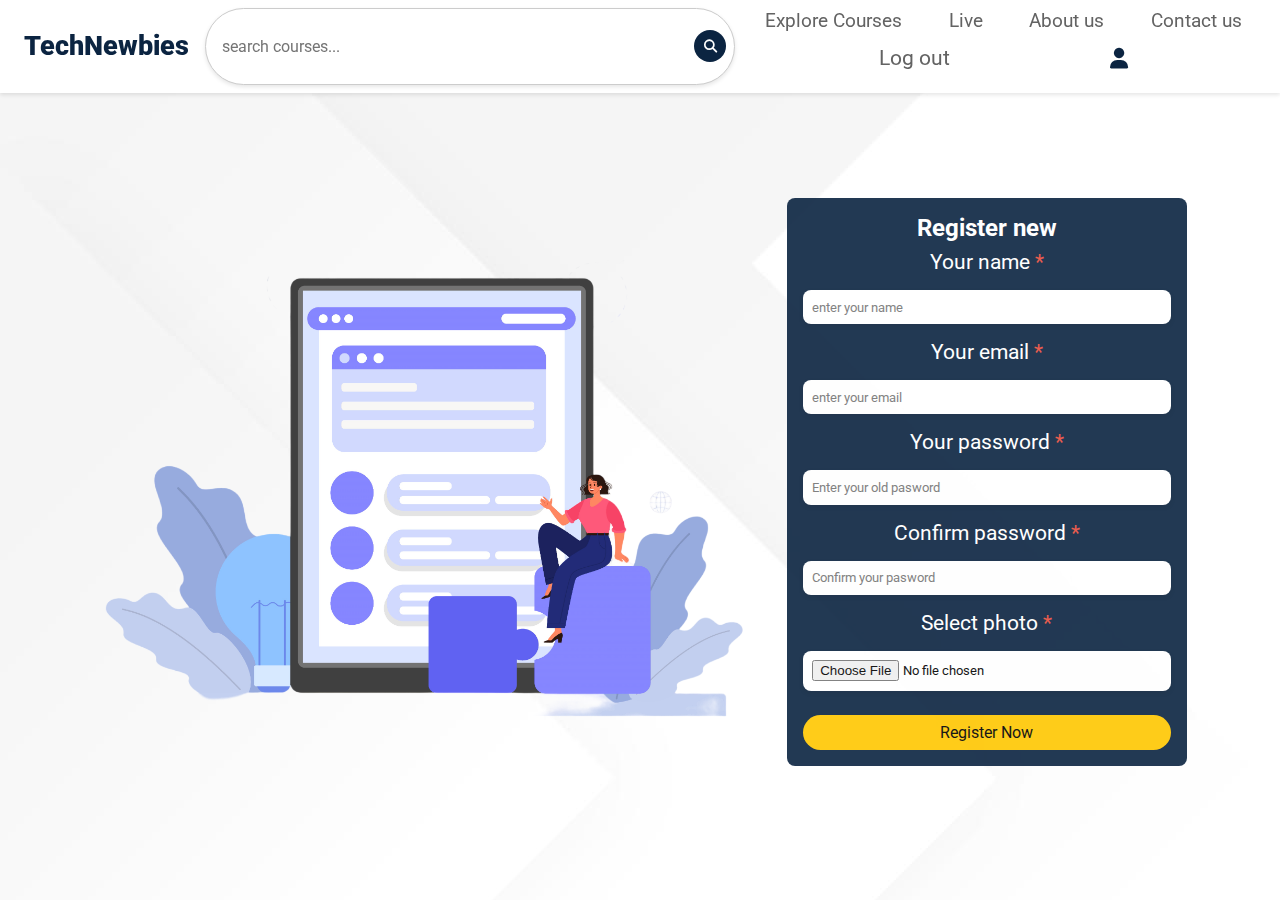
<file: register.html>
<!DOCTYPE html>
<html lang="en">

<head>
    <meta charset="UTF-8">
    <meta name="viewport" content="width=device-width, initial-scale=1.0">

    <title> TechNewbies</title>
        <link rel="icon" type="image/png" href="./image/logo.png"/>

    <link rel="preconnect" href="https://fonts.googleapis.com">
    <link rel="preconnect" href="https://fonts.gstatic.com" crossorigin>
    <link
        href="https://fonts.googleapis.com/css2?family=Montserrat:ital,wght@0,100..900;1,100..900&family=Nunito+Sans:ital,opsz,wght@0,6..12,200..1000;1,6..12,200..1000&family=Reddit+Mono:wght@200..900&family=Roboto:ital,wght@0,100;0,300;0,400;0,500;0,700;0,900;1,100;1,300;1,400;1,500;1,700;1,900&display=swap"
        rel="stylesheet">

    <link rel="stylesheet" href="https://cdnjs.cloudflare.com/ajax/libs/font-awesome/6.5.2/css/all.min.css">

    <link rel="stylesheet" href="./style.css">
</head>

<body>
    <!--header section starts-->

    <div class="header">
        <div class="logo">
            <a href="index.html">TechNewbies</a>
            <form action="" method="post" class="search-form">
                <input type="text" name="search_box" placeholder="search courses..." required>
                <button type="submit" class="fas fa-search" name="search_box"></button>
            </form>
        </div>

        <div class="nav">
            <a href="courses.html"><span>Explore Courses</span></a>
            <a href="live.html"><span>Live</span></a>
            <a href="about.html"><span>About us</span></a>
            <a href="contact.html"><span>Contact us</span></a>
            <a href="#">Log out</a>
            <div class="user-btn"><i class="fa-solid fa-user user-btn-icon"></i></div>
        </div>

        <div class="profile">
            <img src="./image/anurag.jpg" alt="profile pic" height="100px">
            <h3>Anurag Pardeshi</h3>
            <span>student</span>
            <a href="myProfile.html" class="btn">view profile</a>
            <div class="flex-btn">
                <a href="login.html" class="option-btn">login</a>
                <a href="register.html" class="option-btn">register</a>
            </div>
        </div>
    </div>
    <!--header section ends-->
    <!--register section starts-->
  <section class="form-container">
    <img src="./image/register.png" alt="">
    <form action="" method="post" enctype="multipart/form-data"> <!--important-->
      <h3>Register new</h3>
      <p>Your name <span>*</span></p>
      <input type="text" name="name" placeholder="enter your name" maxlength="100" required class="form-box">
      <p>Your email <span>*</span></p>
      <input type="email" name="email" placeholder="enter your email" maxlength="100" required class="form-box">
      <p>Your password <span>*</span></p>
      <input type="password" name="pass" placeholder="Enter your old pasword" maxlength="50" required class="form-box">
      <p>Confirm password <span>*</span></p>
      <input type="password" name="c_pass" placeholder="Confirm your pasword" maxlength="50" required class="form-box">
      <p>Select photo <span>*</span></p>
      <input type="file" name="image" accept="image/*" class="form-box">
      <input type="submit" name="submit" value="register now" class="form-btn">

    </form>
  </section>
  <!--refister section ends-->

</body>

</html>
<script src="./script.js"></script>
</body>

</html>
</file>
<file: style.css>
:root {
    --second-color: #0b2441;
    --main-color: #0b2441;
    --blue: #007bff;
    --red: #e74c3c;
    --green: #3AA346;
    --yellow: #ffc701;
    --white: #fff;
    --black: #2c3e50;
    --light-color: #636363;
    --light-bg: #f5f7f8;
    --border: .1rem solid rgba(0, 0, 0, .2);
}

* {
    font-family: "Roboto", sans-serif;
    margin: 0;
    padding: 0;
    box-sizing: border-box;
    outline: none;
    border: none;
    flex-wrap: wrap;
    text-decoration: none;
}

*::selection {
    background-color: var(--main-color);
    color: #fff;
}


body {
    font-family: Arial, sans-serif;
    margin: 0;
    padding: 0;
    height: 100vh;
    width: 100%;
    background-color: var(--white);
    text-align: center;
}

.header {
    background-color: #fff;
    padding: .5rem 0;
    box-shadow: 0 2px 4px rgba(0, 0, 0, 0.1);
    display: flex;
    text-align: center;
    justify-content:flex-start;
    position: fixed;
    z-index: 10;
    width: 100%;
    padding: .5rem;
    flex-direction: row;
}

.header .logo {
    display: flex;
    text-align: center;
    justify-content: center;
}

.header .logo a {
    font-size: 1.7rem;
    font-weight: 900;
    padding: 0 1rem;
    text-align: center;
    align-items: center;
    display: flex;
    position: relative;
    color: var(--main-color);
}

.header .logo .search-form {
    display: flex;
    align-items: center;
    border: 1px solid #ccc;
    border-radius: 3rem;
    padding: .5rem;
    flex-direction: row;
    min-width: 30rem;
    background-color: var(--white);
    box-shadow: 0 2px 4px rgba(0, 0, 0, 0.1);
}

.header .logo .search-form input {
    border: none;
    outline: none;
    padding: 0 .5rem;
    min-width: 30rem;
    flex-wrap: nowrap;
    font-size: 1rem;
    border-radius: 3rem;
}

.header .logo .search-form button {
    background-color: var(--main-color);
    border: none;
    outline: none;
    color: var(--white);
    border-radius: 50%;
    width: 2rem;
    height: 2rem;
    display: flex;
    align-items: center;
    justify-content: center;
    cursor: pointer;
}

.header .logo .search-form button img {
    width: 1.5rem;
    height: 1.5rem;
}

.header .nav {
    display: flex;
    align-items: center;
    flex: 1;
    justify-content: space-evenly;
    margin: auto;
    color: var(--main-color);
}

.header .nav span{
    font-size: 1.2rem;
}
.header .nav a {
    font-size: 1.3rem;
    padding: 0 1rem;
    color: var(--light-color);
    transition: .3s linear;
}

.header .nav a:hover {
    color: var(--blue);
}

.header .user-btn{
    display: flex;
    align-items: center;
    position: relative;
    align-items: center;
    justify-content: center;
}

.header .user-btn-icon{
    display: flex;
    font-size: 1.3rem;
    padding: 1rem;
    justify-content: center;
    align-items: center;
    transition: .2s linear;
}



.header .profile {
    position: absolute;
    top: 120%;
    right: 1rem;
    background-color: var(--white);
    padding: 1rem;
    text-align: center;
    width: 15rem;
    transform: scale(0);
    transform-origin: top right;
    transition: .2s linear;
}

.header .profile.active {
    transform: scale(1);
}

.header .profile img{
    height: 5rem;
    width: 5rem;
    border-radius: 50%;
    object-fit: cover;
    margin-bottom: .5rem;
}

.header .profile h3{
    font-size: 1rem;
    color: var(--black);
}

.header .profile span {
    color: var(--light-color);
    font-size: 1rem;
}


.home-page .intro {
    position: relative;
    padding-bottom: 1rem;
}

.home-page .intro h1 {
    margin-bottom: 1.5rem;
    font-size: 2rem;
    padding-top: 6rem;
    color: var(--main-color);
    font-weight: 900;
    text-align: center;
}

.home-page .intro .home-search-form {
    border: 1px solid #b3bdc0;
    border-radius: 1.5rem;
    flex-wrap: nowrap;
    display: flex;
    align-items: center;
    font-size: 2rem;
    height: 3rem;
    margin: auto;
    text-align: center;
    width: 50%;
}


.home-page .intro .home-search-form input::placeholder {
    font-size: 1.5rem;
    line-height: 3rem;
    color: #888;
    width: 100%;
}

.home-page .intro .home-search-form button {
    background-color: #fff;
    color: #757575;
    font-size: 1.5rem;
    padding: .5rem;
    border-radius: 1rem;
    margin-right: .5rem;
    align-items: center;
    justify-content: center;
    cursor: pointer;
}

.home-page .intro input {
    display: flex;
    font-size: 1.5rem;
    margin: auto;
    margin-left: 1rem;
    text-align: center;
    width: 100%;
}

.home-page .intro .illustrations {
    position: relative;
    display: flex;
    align-items: flex-end;
    width: auto;
    justify-content: space-around;
    gap: 1rem;
    padding-bottom: 1rem;
    overflow: hidden;
}

.home-page .intro .illustrations .homeb-img {
    width: auto;
    display: flex;
    position: relative;
    height: 20rem;
}

.home-page .intro .illustrations .home-img {
    position: relative;
    width: auto;
    display: flex;
    height: 17rem;
}

.home-page .stats {
    background-color: var(--second-color);
    color: var(--white);
    padding: .5rem;
    overflow: hidden;
}

.home-page .stats h2 {
    font-size: 1.4rem;
    text-align: center;
    padding: 1.2rem 0;
    justify-content: center;
}

.home-page .stats .companies {
    display: flex;
    gap: 1rem;
    justify-content: space-evenly;
    align-items: center;
    padding: 1rem;
    width: 220%;
    height: 100%;
    animation: marquee 60s linear infinite;

}

.home-page .stats span {
    color: var(--yellow);
}

.home-page .stats .companies img {
    height: 2rem;
    overflow: auto;
    align-items: center;
    flex-wrap: nowrap;
}

/*cards section*/
.background {
    background-image: url(./image/bgnew.png);
    width: 100%;
    display: flex;
    justify-content: center;
}

.background h1 {
    font-size: 1.5rem;
    color: white;
    padding: 1rem;
    padding-top: 2.5rem;
}

.card-container {
    justify-content: center;
    display: flex;
    max-width: 75rem;
    align-items: center;
    gap: 1.5rem;
    padding: 2rem;
    flex-wrap: wrap;
    /* Ensure the cards wrap to the next line */
}

.card {
    background-color: var(--white);
    border-radius: 1.5rem;
    box-shadow: 0 4px 8px rgba(0, 0, 0, 0.1);
    width: 13rem;
    height: 12rem;
    display: flex;
    flex-direction: column;
    /* Ensure the content is stacked vertically */
    align-items: center;
    /* Center the content horizontally */
    justify-content: center;
    /* Center the content vertically */
    text-align: center;
    cursor: pointer;
    padding: 1rem;
    transition: .2s linear;
}

.card:hover {
    transform: scale(1.08);
}

.card-icon {
    background-color: var(--main-color);
    color: white;
    width: 3rem;
    height: 3rem;
    border-radius: 50%;
    display: flex;
    justify-content: center;
    align-items: center;
    margin: 0 auto 1rem auto;
    font-size: 1.5rem;
}

.card-content h3 {
    margin: 1rem 0;
    font-size: 1rem;
    color: #333;
}

.card-content p {
    margin: 0;
    font-size: 0.8rem;
    color: #777;
    display: flex;
    justify-content: center;
    align-items: center;
}

.card-content p i {
    margin-left: .5rem;
}

.marquee {
    position: relative;
    width: 100%;
    height: 100vh;
    overflow: hidden;
    flex-wrap: nowrap;
}

@keyframes marquee {
    from {
        transform: translateX(0);
    }

    to {
        transform: translateX(-50%);
    }
}

/*boxes */
.careers {
    background-image: url(./image/bg2.png);
    padding: 1.5rem;
}

.careers h1 {
    font-size: 1.5rem;
    color: white;
    padding: 1.5rem;
}

.box-container {
    display: flex;
    flex-wrap: wrap;
    justify-content: center;
}

.box {
    background: white;
    border-radius: 1.5rem;
    cursor: pointer;
    box-shadow: 0 2px 5px rgba(0, 0, 0, 0.1);
    margin: 1rem;
    padding: .6rem;
    position: relative;
    display: flex;
    flex-direction: column;
    justify-content: space-around;
    transition: .2s linear;
}

.box:hover {
    transform: scale(1.08);
}

.box h3 {
    font-size: 1rem;
    padding-bottom: 1rem;
}

.box img {
    height: 10rem;
    width: 100%;
    object-fit: contain;
}

.box-header {
    display: flex;
    justify-content: center;
    flex-wrap: wrap;
    align-items: center;
}

.box-content {
    margin-top: 1rem;
}

.box-content p {
    font-size: 0.9em;
    line-height: 1.4;
    max-width: 18rem;
}

.box-content a {
    text-decoration: none;
    color: #007BFF;
    font-weight: bold;
    margin-top: 1rem;
    display: inline-block;
}

.box-content a:hover {
    text-decoration: underline;
}



.join-us {
    display: flex;
    background-color: var(--light-bg);
    flex-wrap: nowrap;
    align-items: center;
    width: 100%;
    box-shadow: 0 0 20px rgba(0, 0, 0, 0.1);
    padding: 2rem 2rem;
}

.join-us-left {
    text-align: start;
    position: relative;
    padding-left: 7%;
}

.join-us-left h1 {
    font-size: 3rem;
    color: var(--main-color);
    padding: 1rem 0;
    padding-top: 2.5rem;
}

.join-us-left p {
    font-size: 1rem;
    color: var(--black);
}

.join-us-right {
    position: relative;
    padding: 0 2rem;
}

.join-us-right img {
    width: 40rem;
}

footer {
    background-color: var(--main-color);
    color: #fff;
    padding: 2.5rem 0;
    position: relative;
    width: 100%;
}

.footer-container {
    margin: 0 auto;
    padding: 0 20px;
    max-width: 74rem;
    width: 100%;
}

.footer-row {
    display: flex;
    flex-wrap: wrap;
    justify-content: space-around;
}

.footer-column {
    flex: 1;
    min-width: min-content;
}

.footer-column h3 {
    margin-bottom: 1.5rem;
    font-size: 1.5rem;
    text-transform: uppercase;
}

.footer-column p,
.footer-column ul,
.footer-column a {
    color: #bbb;
    font-size: 1.2rem;
    text-decoration: none;
}

.footer-column ul {
    list-style: none;
    padding: 0;
}

.footer-column ul li {
    margin-bottom: 1rem;
}

.footer-column ul li a:hover {
    color: #fff;
}

.social-icons {
    display: flex;
}

.social-icons a {
    color: #bbb;
    font-size: 18px;
    margin-right: 15px;
    transition: color 0.3s;
}

.social-icons a:hover {
    color: #fff;
}

.social-icons {
    display: flex;
    justify-content: center;
}

.social-icons a {
    color: #bbb;
    font-size: 1rem;
    margin-right: 1rem;
    transition: color 0.3s;
}

.social-icons a:hover {
    color: #fff;
}

.footer-bottom {
    text-align: center;
    margin-top: 2rem;
}

.footer-bottom p {
    margin: 0;
    font-size: 1.5rem;
    padding: 1rem;
    width: 100%;
}

.course {
    padding-top: 5rem;
}


.course .box-container {
    display: grid;
    grid-template-columns: repeat(auto-fit, minmax(15rem, 1fr));
    gap: 1rem;
    align-items: flex-start;
    padding-bottom: 2.5rem;
    justify-content: center;
}

.course .box-container .box {
    border-radius: 1rem;
    background-color: var(--white);
    padding: 1rem;
}

.heading {
    padding-bottom: 1rem;
    border-bottom: var(--border);
    font-size: 1.5rem;
    color: var(--black);
    text-transform: capitalize;
    margin-bottom: 1rem;
}

.course .box-container .box .thumb {
    width: 100%;
    border-radius: 1rem;
    height: 10rem;
    object-fit: cover;
}

.course .box-container .box .title {
    font-size: 1rem;
    color: var(--black);
    margin-top: .5rem;
    padding: .5rem 0;
}

.course .more-btn {
    margin-top: 1rem;
    text-align: center;
    display: block;
    border-radius: .5rem;
    cursor: pointer;
}

.course img {
    width: 90%;
}

.buttons {
    margin-top: 16px;
    display: flex;
    flex-wrap: wrap;
    justify-content: flex-start;
    gap: .5rem;
}

.buttons a {
    text-decoration: none;
    padding: 1rem 1.5rem;
    border-radius: .5rem;
    font-size: 1rem;
    margin-right: .5rem;
}

.buttons .join-free {
    background-color: #0070f3;
    border-radius: 2rem;
    color: var(--white);
    padding: .5rem 1rem;
}

.buttons .business {
    border: 1px solid #0070f3;
    color: #0070f3;
    border-radius: 2rem;
    padding: .5rem 1rem;
}

.responsive {
    width: 100%;
    height: auto;
}

/*about section*/
.about .row {
    display: flex;
    align-items: center;
    gap: 1rem;
    flex-wrap: wrap;
}

.about .row .image {
    flex: 1 1 20rem;
}

.about .row .image img {
    width: 100%;
    height: 25rem;
}

.about .row .content {
    flex: 1 1 20rem;
    text-align: center;
}

.about .row .content h3 {
    font-size: 1.5rem;
    color: var(--black);
}

.about .row .content p {
    line-height: 2;
    font-size: 1rem;
    color: var(--light-color);
    padding: .5rem 0;
}

.about .box-container {
    margin-top: 1.5rem;
    display: flex;
    gap: 1rem;
    flex-wrap: wrap;
}

.about .box-container .box {
    flex: 1 1 10rem;
    /*important*/
    display: flex;
    align-items: center;
    background-color: var(--white);
    border-radius: .5rem;
    padding: 1rem;
    gap: 1rem;
}

.about .box-container .box i {
    font-size: 1.5rem;
    color: var(--main-color);
}

.about .box-container .box span {
    font-size: 1rem;
    color: var(--light-color);
}

.candidate-list {
    display: flex;
    flex-direction: row;
    justify-content: center;
    gap: 1rem;
    padding: 1rem 0;
}

.candidate-section h1{
    font-size: 2rem;
    color: var(--main-color);
    padding: 1rem;
    padding-top: 1rem;
}

.candidate-section h3 {
    font-size: 1rem;
    color: var(--main-color);
}

.candidate p{
    max-width: 17rem;
    line-height: 1.5;
    font-size: 1.2rem;
}

.candidate-section {
    background-image: url(./image/whitebg.jpg);
    padding: 1rem;
    object-fit: contain;
}

.candidate {
    display: flex;
    flex-direction: column;
    align-items: center;
    padding: 1rem;
    justify-content: center;
    height: max-content;
    gap: 1rem;
}

.candidate img{
    border-radius: 50%;
    height: 12rem;
}

.candidate h4{
    font-size: 1.4rem;
}

.features {
    background-color: var(--light-bg);
    padding: 2rem 0;
    display: flex;
    justify-content: center;
}

.features-container{
    display: flex;
    flex-wrap: wrap;
    gap: 1rem;
    justify-content: center;
    flex-direction: row;
    padding: 2rem 0;

}

.features-box {
    background: white;
    border-radius: 1.5rem;
    box-shadow: 0 2px 5px rgba(0, 0, 0, 0.1);
    margin: auto;
    gap: 1rem;
    padding: 1rem;
    position: relative;
    display: flex;
    flex-direction: column;
    color: var(--main-color);
    justify-content: center;
    transition: .2s linear;
}

.features-box img{
    height: 10rem;
    object-fit: contain;
}

/*buttons*/
.btn, .option-btn, .delete-btn, .inline-btn, .inline-option-btn, .inline-delete-btn{
    border-radius: .5rem;
    padding: .5rem;
    font-size: 1rem;
    color: var(--white);
    text-transform: capitalize;
    cursor: pointer;
    margin-top: .5rem;
    text-align: center;
}

.btn, .option-btn, .delete-btn{
    display: block;
    border-radius: 2rem;
    width: 100%;
}

.inline-btn, .inline-option-btn, .inline-delete-btn{
    display: inline-block;
    border-radius: 26px;
}

.btn, .inline-btn{
    background-color: var(--main-color);
}

.option-btn, .inline-option-btn{
    background-color: var(--blue);
}

.delete-btn, .inline-delete-btn{
    background-color: var(--red);

}

.btn:hover, .option-btn:hover, .delete-btn:hover, .inline-btn:hover, .inline-option-btn:hover, .inline-delete-btn:hover{
    background-color: var(--black);
    color: var(--white);
}

.flex-btn{
    display: flex;
}

/*form container*/

.form-container{
    display: flex;
    background-image: url(./image/whitebg.jpg);
    height: 100%;
    padding-top: 4rem;
    align-items: center;
    justify-content: center;
    gap: 1.5rem;
    min-height: calc(100vh - 20rem);
}

.form-container form{
    background-color: var(--main-color);
    opacity: 0.9;
    border-radius: .5rem;
    padding: 1rem;
    width: 25rem;
}

.form-btn{
    background-color: var(--yellow);
    display: block;
    border-radius: .5rem;
    padding: .5rem;
    font-size: 1rem;
    color: black;
    text-transform: capitalize;
    cursor: pointer;
    margin-top: .5rem;
    text-align: center;
    border-radius: 2rem;
    width: 100%;
}

.form-btn:hover{
    background-color: var(--blue);
    color: var(--white);
}

.form-container form h3{
    text-align: center;
    font-size: 1.5rem;
    color: var(--white);
    margin-bottom: .5rem;

}

.form-container form p{
    font-size: 1.3rem;
    color: var(--white);
}


.form-container form p span{
    color: var(--red);
}

.form-container form .box{
    width: 100%;
    border-radius: .5rem;
    margin: 1rem 0;
    font-size: 1.2rem;
    color: var(--black);
    padding: .6rem;
    background-color: var(--white);
}

.form-box {
    background: white;
    border-radius: .5rem;
    cursor: pointer;
    box-shadow: 0 2px 5px rgba(0, 0, 0, 0.1);
    margin: 1rem 0;
    width: 100%;
    padding: .6rem;
    position: relative;
    color: black;
    transition: .2s linear;
}

.form-container img{
    height: 30rem;
}

/*chatbot section*/
.chatbot-toggler {
  position: fixed;
  bottom: 30px;
  z-index: 100;
  right: 35px;
  outline: none;
  border: none;
  height: 50px;
  width: 50px;
  display: flex;
  cursor: pointer;
  align-items: center;
  justify-content: center;
  border-radius: 50%;
  background: var(--yellow);
  transition: all 0.2s ease;
}
body.show-chatbot .chatbot-toggler {
  transform: rotate(90deg);
}
.chatbot-toggler span {
  color: #fff;
  position: absolute;
}

.chatbot-toggler span i{
    font-size: 1.5rem;
    color: var(--main-color);
}
.chatbot-toggler span:last-child,
body.show-chatbot .chatbot-toggler span:first-child  {
  opacity: 0;
}
body.show-chatbot .chatbot-toggler span:last-child {
  opacity: 1;
}
.chatbot {
  position: fixed;
  right: 35px;
  bottom: 90px;
  z-index: 100;
  width: 420px;
  background: #fff;
  border-radius: 15px;
  overflow: hidden;
  opacity: 0;
  pointer-events: none;
  transform: scale(0.5);
  transform-origin: bottom right;
  box-shadow: 0 0 128px 0 rgba(0,0,0,0.1),
              0 32px 64px -48px rgba(0,0,0,0.5);
  transition: all 0.1s ease;
}
body.show-chatbot .chatbot {
  opacity: 1;
  pointer-events: auto;
  z-index: 100;
  transform: scale(1);
}
.chatbot header {
  padding: 16px 0;
  position: relative;
  text-align: center;
  color: #fff;
  background: var(--main-color);
  box-shadow: 0 2px 10px rgba(0,0,0,0.1);
}
.chatbot header span {
  position: absolute;
  right: 15px;
  top: 50%;
  display: none;
  cursor: pointer;
  transform: translateY(-50%);
}
header h2 {
  font-size: 1.4rem;
}
.chatbot .chatbox {
  overflow-y: auto;
  height: 510px;
  padding: 30px 20px 100px;
}
.chatbot :where(.chatbox, textarea)::-webkit-scrollbar {
  width: 6px;
}
.chatbot :where(.chatbox, textarea)::-webkit-scrollbar-track {
  background: #fff;
  border-radius: 25px;
}
.chatbot :where(.chatbox, textarea)::-webkit-scrollbar-thumb {
  background: #ccc;
  border-radius: 25px;
}
.chatbox .chat {
  display: flex;
  list-style: none;
  z-index: 100;
}
.chatbox .outgoing {
  margin: 20px 0;
  justify-content: flex-end;
}
.chatbox .incoming span {
  width: 32px;
  height: 32px;
  color: #fff;
  cursor: default;
  text-align: center;
  line-height: 32px;
  align-self: flex-end;
  background: var(--main-color);
  border-radius: 4px;
  margin: 0 10px 7px 0;
}
.chatbox .chat p {
  white-space: pre-wrap;
  padding: 12px 16px;
  border-radius: 10px 10px 0 10px;
  max-width: 75%;
  color: #fff;
  font-size: 0.95rem;
  background: var(--main-color);
}
.chatbox .incoming p {
  border-radius: 10px 10px 10px 0;
}
.chatbox .chat p.error {
  color: #721c24;
  background: #f8d7da;
}
.chatbox .incoming p {
  color: #000;
  background: #f2f2f2;
}
.chatbot .chat-input {
  display: flex;
  gap: 5px;
  position: absolute;
  bottom: 0;
  justify-content: flex-start;
  width: 100%;
  align-items: center;
  background: #fff;
  padding: 3px 20px;
  border-top: 1px solid #ddd;
}
.chat-input textarea {
  height: 55px;
  width: 93%;
  border: none;
  outline: none;
  resize: none;
  max-height: 180px;
  padding: 15px 15px 15px 0;
  font-size: 0.95rem;
}
.chat-input span {
  align-self: flex-end;
  color: var(--main-color);
  cursor: pointer;
  height: 55px;
  display: flex;
  align-items: center;
  visibility: hidden;
  font-size: 1.35rem;
}
.chat-input textarea:valid ~ span {
  visibility: visible;
  display: flex;
}

@media (max-width: 490px) {
  .chatbot-toggler {
    right: 20px;
    bottom: 20px;
  }
  .chatbot {
    right: 0;
    bottom: 0;
    height: 100%;
    border-radius: 0;
    width: 100%;
  }
  .chatbot .chatbox {
    height: 90%;
    padding: 25px 15px 100px;
  }
  .chatbot .chat-input {
    padding: 5px 15px;
  }
  .chatbot header span {
    display: block;
  }
}


@media (max-width:1200px) {}


@media (max-width:991px) {

    .responsive {
        display: none;
    }

    .join-us-left {
        padding-left: 0;
    }
}

@media (max-width: 768px) {

    .footer-row {
        flex-direction: column;
        align-items: center;
    }

    .footer-column {
        margin: 1rem 0;
    }
}

@media (max-width: 450px) {}

<<<<<<< HEAD
/* Styling Roadmap Button */
.roadmap{
    border-radius: .5rem;
    padding: .5rem;
    background-color: var(--main-color);
    font-size: 1rem;
    color: var(--white);
    text-transform: capitalize;
    cursor: pointer;
    margin-top: .5rem;
    text-align: center;
    text-decoration: none;
    padding: 1rem 1.5rem;
    border-radius: .5rem;
    font-size: 1rem;
    margin-right: .5rem;
}
.roadmapbtn{
    border-radius: .5rem;
    padding: .5rem;
    font-size: 1rem;
    color: var(--white);
    background-color: var(--main-color);
    text-transform: capitalize;
    cursor: pointer;
    margin-top: .5rem;
    text-align: center;
}
=======



/* playlist box making */


.playlist .row{
    display: flex;
    align-items: center;
    gap: 2.5rem;
    flex-wrap: wrap;
    padding: 2rem;
    background-color: var(--white);
}

.playlist .row .col{
    flex: 1 1 40rem;
    text-align: justify;
}

.playlist .row .col .save-list button{
    font-size: 1rem;
    border-radius: 3rem;
    background-color: var(--main-color);
    padding: 1.2rem 2.5rem;
    cursor: pointer;
    margin-bottom: 1rem;   
}

.playlist .row .col .save-list button i{
    color: var(--white);
    margin-right: 1rem;
}


.playlist .row .col .save-list button span{
    color: var(--white);
}


.playlist .row .col .save-list button:hover{
    background-color: var(--light-bg);
}


.playlist .row .col .save-list button:hover i{
    color: var(--main-color);
}


.playlist .row .col .save-list button:hover span{
    color: var(--main-color); 
}

.playlist .row .col .thumb{
    position: relative;
    height: 30rem;
    width: 100%;
    border-radius: .5rem;
    object-fit: cover;
}

.playlist .row .col .thumb img{
    width: 100%;
    height: 82%;
    border-radius: .5rem;
    object-fit: cover;
}


.playlist .row .col .thumb{
    width:103%;
    height: 30rem;
    border-radius: .5rem;
    object-fit: cover;  
    display: flex;
    justify-content: center;
    align-items: center;
}

.playlist .row .col .thumb span{
    position: absolute;
    top: 3rem; left: 1rem;
    border-radius: .5rem;
    padding: .5rem 1.5rem;
    font-size: 1.5rem;
    color: #fff;
    background-color: rgba(0,0,0,.3);
}

.playlist .row .col .tutor{
    display: flex;
    align-items: center;
    gap: 1.7rem;
}

.playlist .row .col .tutor img{
    height: 7rem;
    width: 7rem;
    border-radius: 50%;
    object-fit: cover;
}

.playlist .row .col .tutor h3{
    font-size: 2rem;
    color: var(--black);
    margin-bottom: .2rem;
}
.playlist .row .col .tutor span{
    color: var(--main-color);
    font-size: 1.5rem;
}

.playlist .row .col .details{
    padding: 1.5rem;
}

.playlist .row .col .details h3{
    font-size: 1.6rem;
    color: var(--black);
}

.playlist .row .col .details p{
    padding: 1rem 0;
    line-height: 1.4;
    color: var(--light-color);
    font-size: 1.2rem;
}

.playlist .row .col .details .date{
    font-size: 1.2rem;
    padding-top: .5rem;
}

.playlist .row .col .details .date i{
    color: var(--main-color);
    margin-right: 1rem;
}

.playlist .row .col .details .date span{
    color: var(--light-color);
}

.videos-container .box-container{
    display: grid;
    grid-template-columns: repeat(auto-fit, minmax(30rem,1fr));
    gap:1.5rem;
    align-items: flex-start;
    justify-content: center;
}

.videos-container .box-container .box{
    position: relative;
    border-radius: .5rem;
    padding: 2rem;
    background-color: var(--white);
}

.videos-container .box-container .box img{
    height: 20rem;
    width: 100%;
    border-radius: .5rem;
    object-fit: cover;
}

.videos-container .box-container .box i{
    position: absolute;
    top: 2rem; left: 2rem; right: 2rem;
    height: 20rem;
    background-color: rgba(0,0,0,.3);
    display: flex;
    align-items: center;
    justify-content: center;
    font-size: 4rem;
    color: var(--white);
    border-radius: .5rem;
    display: none;
}

.videos-container .box-container .box:hover i{
    display: flex;
    transition: .2s linear;
}

.videos-container .box-container .box h3{
    font-size: 1.5rem;
    color: var(--black);
    margin-top: 1rem;
}

.videos-container .box-container .box:hover h3{
    color: var(--main-color);
    font-size: 1.5rem;
    transition: .3s linear;
}

/*my profile section*/
.profile-section{
    display: flex;
    background-color: var(--main-color);
    padding-top: 6rem;
    justify-content: flex-start;
}

.side-profile{
    display: flex;
    flex-direction: column;
    margin: 1rem;
    min-width: 22rem;
    gap: 1rem;
}



.side-profile img{
    height: 10rem;
    border-radius: 10rem;
}

.side-profile h1{
    font-size: 1.5rem;
    padding-bottom: 1rem;
}

.side-personal-box{
    background-color: var(--white);
    border-radius: 2rem;
    gap: 1rem;
    padding: 1.5rem;
}

.main-profile{
    display: flex;
    flex-direction: column;
    flex: 1;
    text-align: start;
    margin: 1rem;
    gap: 1rem;
}

.main-profile h1{
    font-size: 1.5rem;
    padding-bottom: 1rem;
}

.main-profile img{
    height: 7rem;
}

.personal-box{
    background-color: var(--white);
    border-radius: 2rem;
    padding: 1.5rem;
}

/*activity chart*/
.activity-chart {
    display: flex;
    flex-direction: column;
    align-items: center;
}

.header1 {
    display: flex;
    justify-content: space-between;
    width: 100%;
    margin-bottom: 10px;
}

.stats1 {
    display: flex;
    gap: 10px;
}

.months {
    display: flex;
    justify-content: space-between;
    width: 100%;
    padding: 0 10px;
}

.months span {
    flex: 1;
    text-align: center;
}

/*certificate*/
.certificates{
    display: flex;
    padding: .5rem;
    margin: 1rem;
    justify-content: flex-start;
    transform: scale(1.2);
    transition: .2s linear;
}

.certifi{
    display: flex;
    flex-direction: row;
}

.certificates:hover{
    transform: scale(1.4);
}
/* watch video */

.watch-video{
    padding: 2rem;
}


.watch-video .video-details{
    padding: 2rem;
    background-color: var(--white);
}

.watch-video .video-details .video{
    width: 100%;
    border-radius: .5rem;
}

.watch-video .video-details .title{
    font-size: 2rem;
    color: var(--black);
    padding: 1.5rem 0;
}

.watch-video .video-details .info{
    display: flex;
    gap: 2rem;
    padding-bottom: 1.5rem;
    border-bottom: var(--border);

}

.watch-video .video-details .info p{
    font-size: 1.6rem;
}

.watch-video .video-details .info p i{
    margin-right: 1rem;
    color: var(--main-color);
}

.watch-video .video-details .info span{
    color: var(--light-color);
}

.watch-video .video-details .tutor{
    padding: 2rem 0;
    display: flex;
    align-items: center;
}

.watch-video .video-details .tutor img{
    height: 7rem;
    width: 7rem;
    margin-right: 2rem;
    border-radius: 50%;
    object-fit: cover;
}

.watch-video .video-details .tutor h3{
    font-size: 2rem;
    color: var(--black);
    margin-bottom: .2rem;
}

.watch-video .video-details .tutor span{
    color: var(--light-color);
    font-size: 1.5rem;
}

.watch-video .video-details .flex{
    display: flex;
    align-items: center;
    gap: 1.5rem;
    justify-content: space-between;
}

.watch-video .video-details .flex a{
    margin-top: 0;
}

.watch-video .video-details .flex button{
    background-color: var(--light-bg);
    cursor: pointer;
    padding: 0.6rem 2.5rem;
    font-size: 1.5rem;
}

.watch-video .video-details .flex button i{
    color: var(--black);
    margin-right: 1rem;
}

.watch-video .video-details .flex button span{
    color: var(--light-color);
}

.watch-video .video-details .flex button:hover{
    background-color: var(--black);
}

.watch-video .video-details .flex button:hover i{
    color: var(--white);
}

.watch-video .video-details .flex button:hover span{
    color: var(--white);
}

.watch-video .video-details .description{
    padding: 2rem;
}

.watch-video .video-details .description p{
    line-height: 1.5rem;
    font-size: 1.7rem;
    color: var(--light-color);
    white-space: pre-line;
}

/* comments on video */
.comments .add-comment{
    background-color: var(--white);
    border-radius: .5rem;
    margin-bottom: 2rem;
    padding: 2rem;
}

.comments .add-comment textarea{
    border-radius: .5rem;
    padding: 1.4rem;
    width: 100%;
    height: 25rem;
    background-color: var(--light-bg);
    resize: none;
    font-size: 1.8rem;
    color: var(--black);
}

.comments .show-comments{
    background-color: var(--white);
    border-radius: .5rem;
    padding: 2rem;
    display: grid;
    gap: 2.5rem;
}


.comments .show-comments .user{
    display: flex;
    align-items: center;
    gap: 2rem;
    margin-bottom: 2rem;
}

.comments .show-comments .user img{
    height: 5rem;
    width: 5rem;
    border-radius: 50%;
    object-fit: cover;
}

.comments .show-comments .user h3{
    font-size: 2rem;
    color: var(--black);
    margin-bottom: .2rem;
}

.comments .show-comments .user span{
    color: var(--light-color);
    font-size: 1.5rem;
}

.comments .show-comments .text{
    border-radius: .5rem;
    background-color: var(--light-bg);
    padding: 1rem 1.5rem;
    color: var(--black);
    margin: .5rem 0;
    position: relative;
    z-index: 0;
    white-space: pre-line;                                   /*important*/
    font-size: 1.8rem;
}

.comments .show-comments .text::before{
    content: '';                                            /*important*/
    position: absolute;
    top: -1rem; left: 1.5rem;
    height: 1.2rem;
    width: 2rem;
    background-color: var(--light-bg);
    clip-path: polygon(50% 0%, 0% 100%, 100% 100%);         /*important*/
}
>>>>>>> e0ac151cd829f73d6cb445935b88aaed58dd9d73

/* Flipcard Section In About Section */
.flip-card {
    background-color: transparent;
    width: 300px;
    height: 200px;
    border: 1px solid #f1f1f1;
    perspective: 1000px; /* Remove this if you don't want the 3D effect */
  }
  
  /* This container is needed to position the front and back side */
  .flip-card-inner {
    position: relative;
    width: 100%;
    height: 100%;
    text-align: center;
    transition: transform 0.8s;
    transform-style: preserve-3d;
  }
  
  /* Do an horizontal flip when you move the mouse over the flip box container */
  .flip-card:hover .flip-card-inner {
    transform: rotateY(180deg);
  }
  
  /* Position the front and back side */
  .flip-card-front, .flip-card-back {
    position: absolute;
    width: 100%;
    height: 100%;
    -webkit-backface-visibility: hidden; /* Safari */
    backface-visibility: hidden;
  }

  /* Style the front side (fallback if image is missing) */
  .flip-card-front {
    background-color: #bbb;
    color: black;
  }
  
  /* Style the back side */
  .flip-card-back {
    background-color: dodgerblue;
    color: black;
    transform: rotateY(180deg);
  }
/*work experience*/
.inner-content{
    display: flex;
    width: 100%;
    justify-content: flex-start;
    align-items: center;
    gap: 1rem;
    flex-direction: row;
}

hr{
    border: 0.7px solid black;
    width: 98%;
    margin-left: auto;
    margin-right: auto;
}

.work-content p{
    max-width: none;
    flex-wrap: nowrap;
}

.Links img{
    width: 3rem;
    margin-left: 2rem;
    height: auto;
}

.skills{
    display: flex;
    flex-direction: row;
}

.skills img{
    height: 4rem;
    gap: 1rem;
}
</file>
